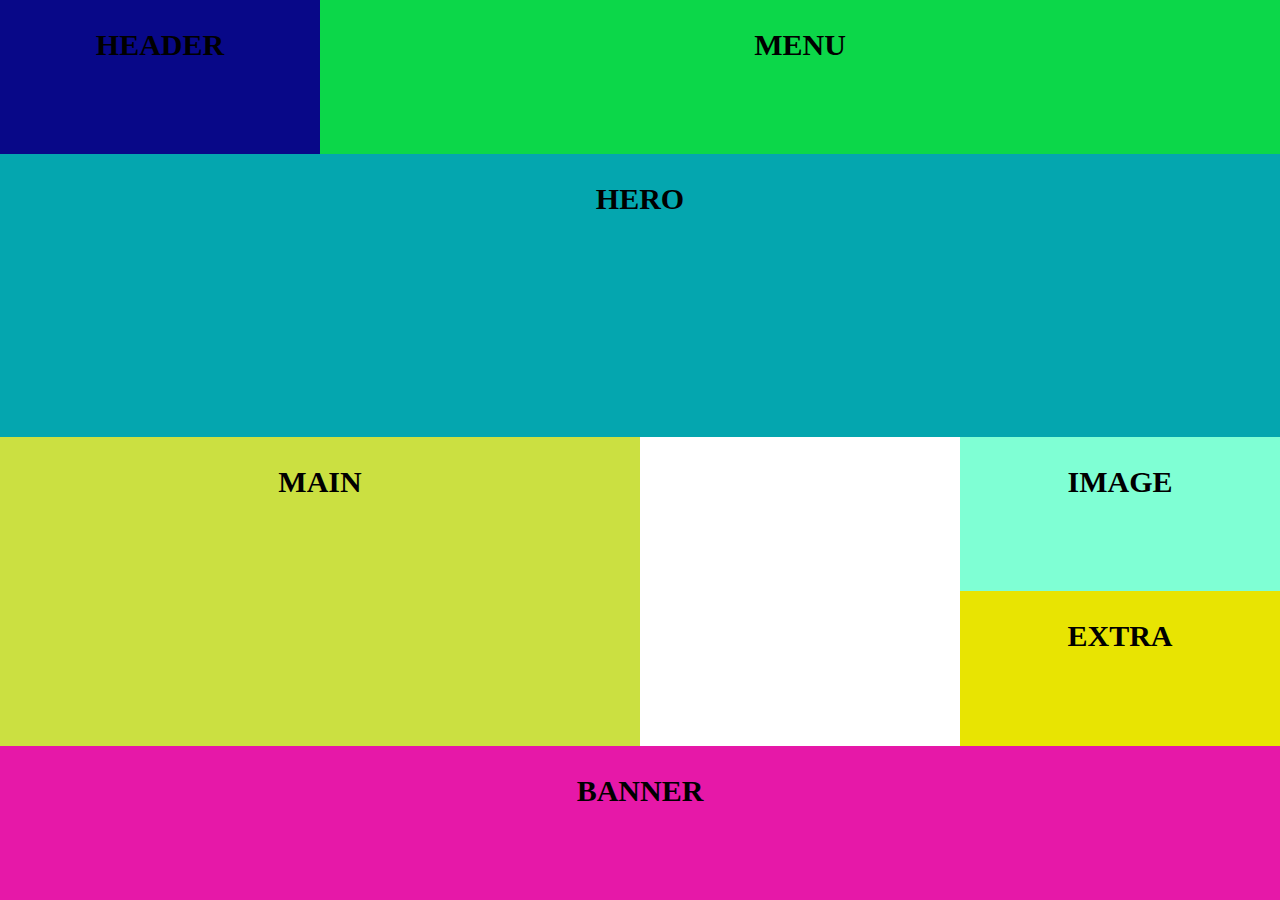
<file: homework-10(grids)/index.html>
<!DOCTYPE html>
<html lang="en">
  <head>
    <meta charset="UTF-8" />
    <meta name="viewport" content="width=device-width, initial-scale=1.0" />
    <link rel="stylesheet" href="./reset.css" />
    <link rel="stylesheet" href="./style.css" />
    <title>Grids</title>
  </head>
  <body>
    <div class="grid-items-box">
      <div class="item item1">HEADER</div>
      <div class="item item2">MENU</div>
      <div class="item item3">HERO</div>
      <div class="item item4">MAIN</div>
      <div class="item item5">BANNER</div>
      <div class="item item6">EXTRA</div>
      <div class="item item7">IMAGE</div>
    </div>
  </body>
</html>
</file>
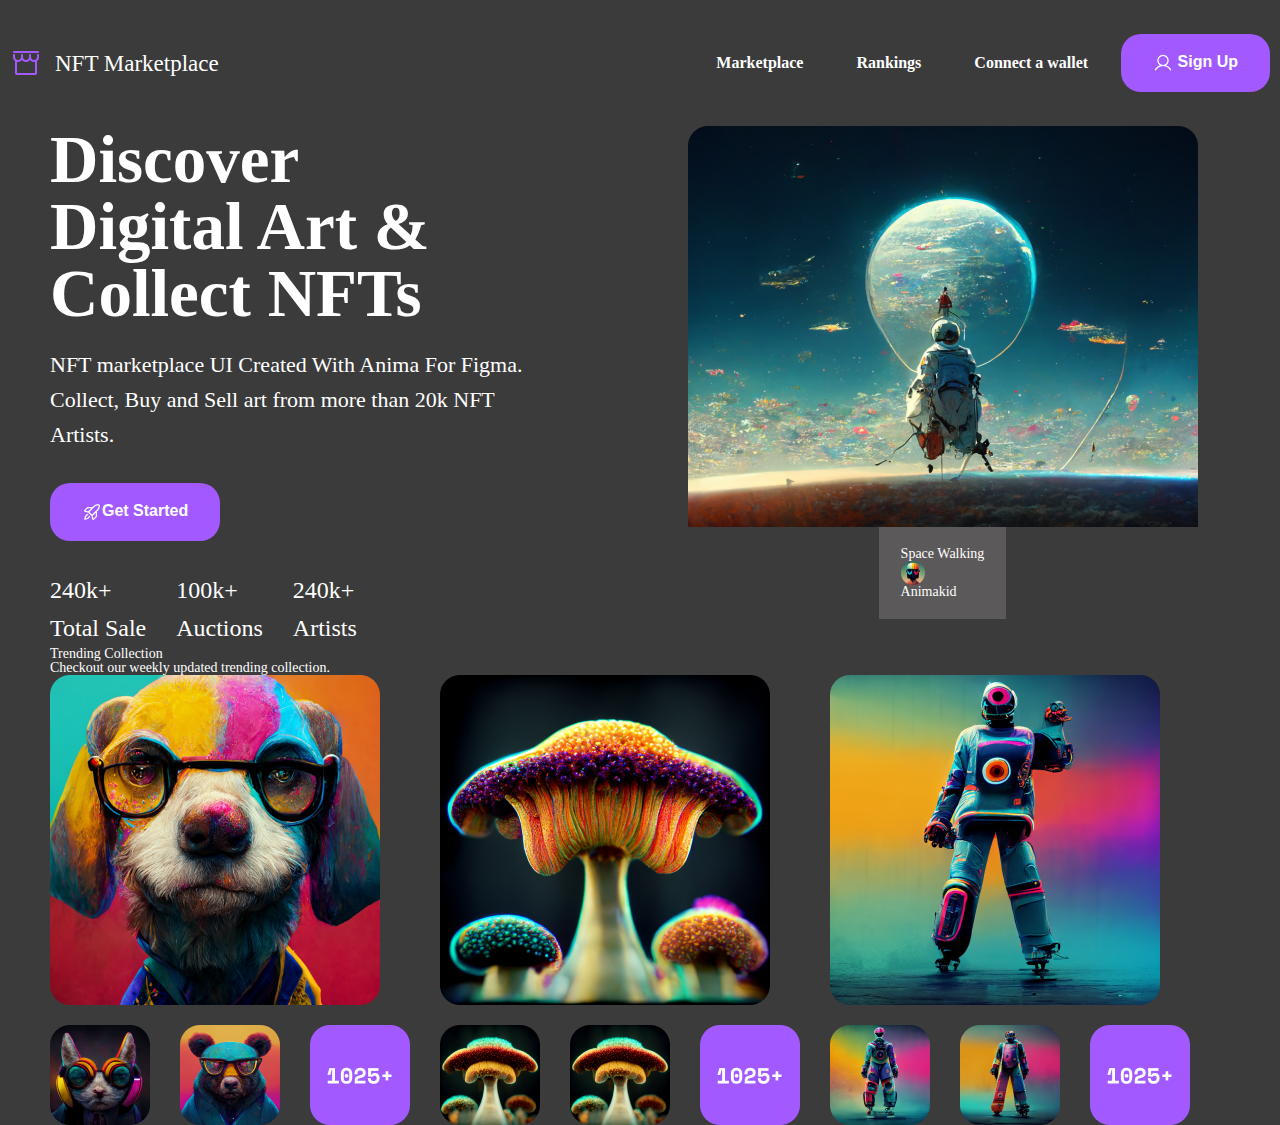
<file: homework-11(final_work)/index.html>
<!DOCTYPE html>
<html lang="en">
  <head>
    <meta charset="UTF-8" />
    <meta name="viewport" content="width=device-width, initial-scale=1.0" />
    <link rel="stylesheet" href="./reset.css" class="resets" />
    <link rel="stylesheet" href="./style.css" class="styles" />
    <title>Final work</title>
  </head>
  <body>
    <nav class="navigation">
      <div class="navigation__container container">
        <div class="navigation__wrapper">
          <div class="navigation__store-font">
            <img
              src="./img/Storefront.png"
              alt="logo"
              class="navigation_store-img"
            />
            <h1 class="navigation_store-title">NFT Marketplace</h1>
          </div>
          <div class="navigation__list">
            <ul class="navigation__nav-list">
              <li class="navigation__li-item">
                <a href="#" class="navigation__link-color">Marketplace</a>
              </li>
              <li class="navigation__li-item">
                <a href="#" class="navigation__link-color">Rankings</a>
              </li>
              <li class="navigation__li-item">
                <a href="#" class="navigation__link-color">Connect a wallet</a>
              </li>
              <li class="navigation__li-item">
                <form action="server000" class="navigation__input-check">
                  <button class="navigation__btn little-btn" type="submit">
                    <img src="./img/User.png" alt="logo" class="img" /> Sign Up
                  </button>
                </form>
              </li>
            </ul>
          </div>
        </div>
      </div>
      <div class="navigation_container container">
        <div class="navigation__description">
          <div class="navigation__part_description">
            <h2 class="navigation__descr-title">
              Discover <br />
              Digital Art & Collect NFTs
            </h2>
            <p class="navigation__descr-text">
              NFT marketplace UI Created With Anima For Figma. Collect, Buy and
              Sell art from more than 20k NFT Artists.
            </p>
            <form action="server000" class="navigation__descr-check">
              <button
                class="navigation__btn navigation__started_btn"
                type="submit"
              >
                <img src="./img/RocketLaunch.png" alt="logo" class="img" />Get
                Started
              </button>
            </form>
            <div class="navigation__descr-total-score">
              <p class="navigation__total-score">
                240k+ <br />
                Total Sale
              </p>
              <p class="navigation__total-score">
                100k+ <br />
                Auctions
              </p>
              <p class="navigation__total-score">
                240k+ <br />
                Artists
              </p>
            </div>
          </div>
          <div class="navigation__part_img">
            <div class="navigation__image">
              <img
                src="./img/Image Placeholder.png"
                alt="img"
                class="navigation__descr-img"
              />
            </div>
            <div class="navigation__img-description">
              <p class="navigation__description-img">Space Walking</p>
              <img
                src="./img/Avatar Placeholder.png"
                alt="avatar"
                class="navigation_author-logo"
              />
              <p class="navigation__author-name">Animakid</p>
            </div>
          </div>
        </div>
      </div>
    </nav>
    <main class="main">
        <div class="main__container container">
      <section class="main__trending">
        <h3 class="main__trending-title">Trending Collection</h3>
        <p class="main__trending-text">
          Checkout our weekly updated trending collection.
        </p>
        <div class="main__trending-grid-container">
          <div class="main__trending-primary-animal">
            <img
              src="./img/primary-animal.png"
              alt="cat"
              class="main__trending-primary-cat"
            />
          </div>
          <div class="main__trending-primary-mashroom">
            <img
              src="./img/primer-mashroom.png"
              alt="mashroom"
              class="main__trending-primary-mash"
            />
          </div>
          <div class="main__trending-primary-robot">
            <img
              src="./img/primary-robot.png"
              alt="robot"
              class="main__trending-primary-robott"
            />
          </div>
          <div class="main__trending-secondary-animal">
            <img
              src="./img/secondary-animal.png"
              alt="cat"
              class="main__trending-secondary-catt"
            />
          </div>
          <div class="main__trending-secondary-animal-bear">
            <img
              src="./img/secondary-bear.png"
              alt="cat"
              class="main__trending-secondary-bearr"
            />
          </div>
          <div class="main__trending-secondary-mashroom">
            <img
              src="./img/secondary-mashroom.png"
              alt="mashroom"
              class="main__trending-secondary-mashrooom"
            />
          </div>
          <div class="main__trending-little-mashroom">
            <img
              src="./img/secondary-mashroom.png"
              alt="mashroom"
              class="main__trending-secondary-little-mashrooom"
            />
          </div>
          <div class="main__trending-secondary-robot">
            <img
              src="./img/secondary-robot.png"
              alt="roboto"
              class="main__trending-secondary-roboto"
            />
          </div>
          <div class="main__trending-little-roboto">
            <img
              src="./img/secondary-roboto.png"
              alt="mashroom"
              class="main__trending-secondary-little-roboto"
            />
          </div>
          <div class="main__trending-summary-one">
            <img
              src="./img/numbers.png"
              alt="summary"
              class="main__trending-summary-number"
            />
          </div>
          <div class="main__trending-summary-two">
            <img
              src="./img/numbers.png"
              alt="summary"
              class="main__trending-summary-number"
            />
          </div>
          <div class="main__trending-summary-three">
            <img
              src="./img/numbers.png"
              alt="summary"
              class="main__trending-summary-number"
            />
          </div>
        </div>
      </section>
      <section class="main__creators"></section>
      <section class="main__categories"></section>
      <section class="main__discover"></section>
      <section class="main__clock"></section>
      <section class="main__how-it-works"></section>
      <section class="main__join"></section>
    </div>
    </main>
  </body>
</html>
</file>
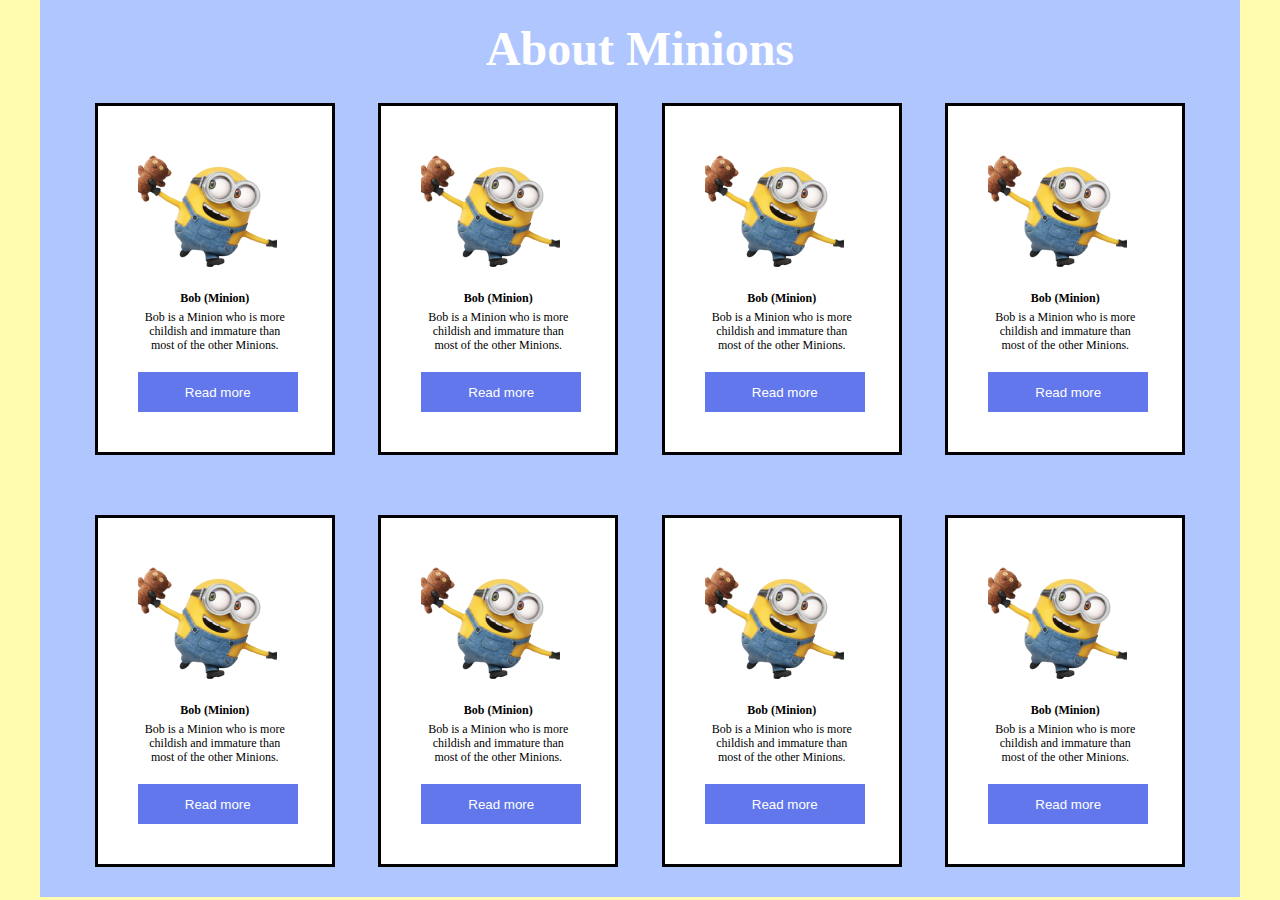
<file: homework-5/index.html>
<!DOCTYPE html>
<html lang="en">
  <head>
    <meta charset="UTF-8" />
    <meta name="viewport" content="width=device-width, initial-scale=1.0" />
    <link rel="stylesheet" href="./reset.css" />
    <link rel="stylesheet" href="./style.css" />
    <title>Homework-5</title>
  </head>
  <body class="body">
    <div class="container">
      <h1 class="about model">About Minions</h1>
      <div class="div first">
        <img class="img" src="./bob.png" alt="bob" />
        <h2 class="name">Bob (Minion)</h2>
        <p class="description">
          Bob is a Minion who is more childish and immature than most of the
          other Minions.
        </p>
        <button class="button">Read more</button>
      </div>
      <div class="div second">
        <img class="img" src="./bob.png" alt="bob" />
        <h2 class="name">Bob (Minion)</h2>
        <p class="description">
          Bob is a Minion who is more childish and immature than most of the
          other Minions.
        </p>
        <button class="button">Read more</button>
      </div>
      <div class="div third">
        <img class="img" src="./bob.png" alt="bob" />
        <h2 class="name">Bob (Minion)</h2>
        <p class="description">
          Bob is a Minion who is more childish and immature than most of the
          other Minions.
        </p>
        <button class="button">Read more</button>
      </div>
      <div class="div fourth">
        <img class="img" src="./bob.png" alt="bob" />
        <h2 class="name">Bob (Minion)</h2>
        <p class="description">
          Bob is a Minion who is more childish and immature than most of the
          other Minions.
        </p>
        <button class="button">Read more</button>
      </div>
      <div class="div fifth">
        <img class="img" src="./bob.png" alt="bob" />
        <h2 class="name">Bob (Minion)</h2>
        <p class="description">
          Bob is a Minion who is more childish and immature than most of the
          other Minions.
        </p>
        <button class="button">Read more</button>
      </div>
      <div class="div sixth">
        <img class="img" src="./bob.png" alt="bob" />
        <h2 class="name">Bob (Minion)</h2>
        <p class="description">
          Bob is a Minion who is more childish and immature than most of the
          other Minions.
        </p>
        <button class="button">Read more</button>
      </div>
      <div class="div seventh">
        <img class="img" src="./bob.png" alt="bob" />
        <h2 class="name">Bob (Minion)</h2>
        <p class="description">
          Bob is a Minion who is more childish and immature than most of the
          other Minions.
        </p>
        <button class="button">Read more</button>
      </div>
      <div class="div eighth">
        <img class="img" src="./bob.png" alt="bob" />
        <h2 class="name">Bob (Minion)</h2>
        <p class="description">
          Bob is a Minion who is more childish and immature than most of the
          other Minions.
        </p>
        <button class="button">Read more</button>
      </div>
    </div>
  </body>
</html>
</file>
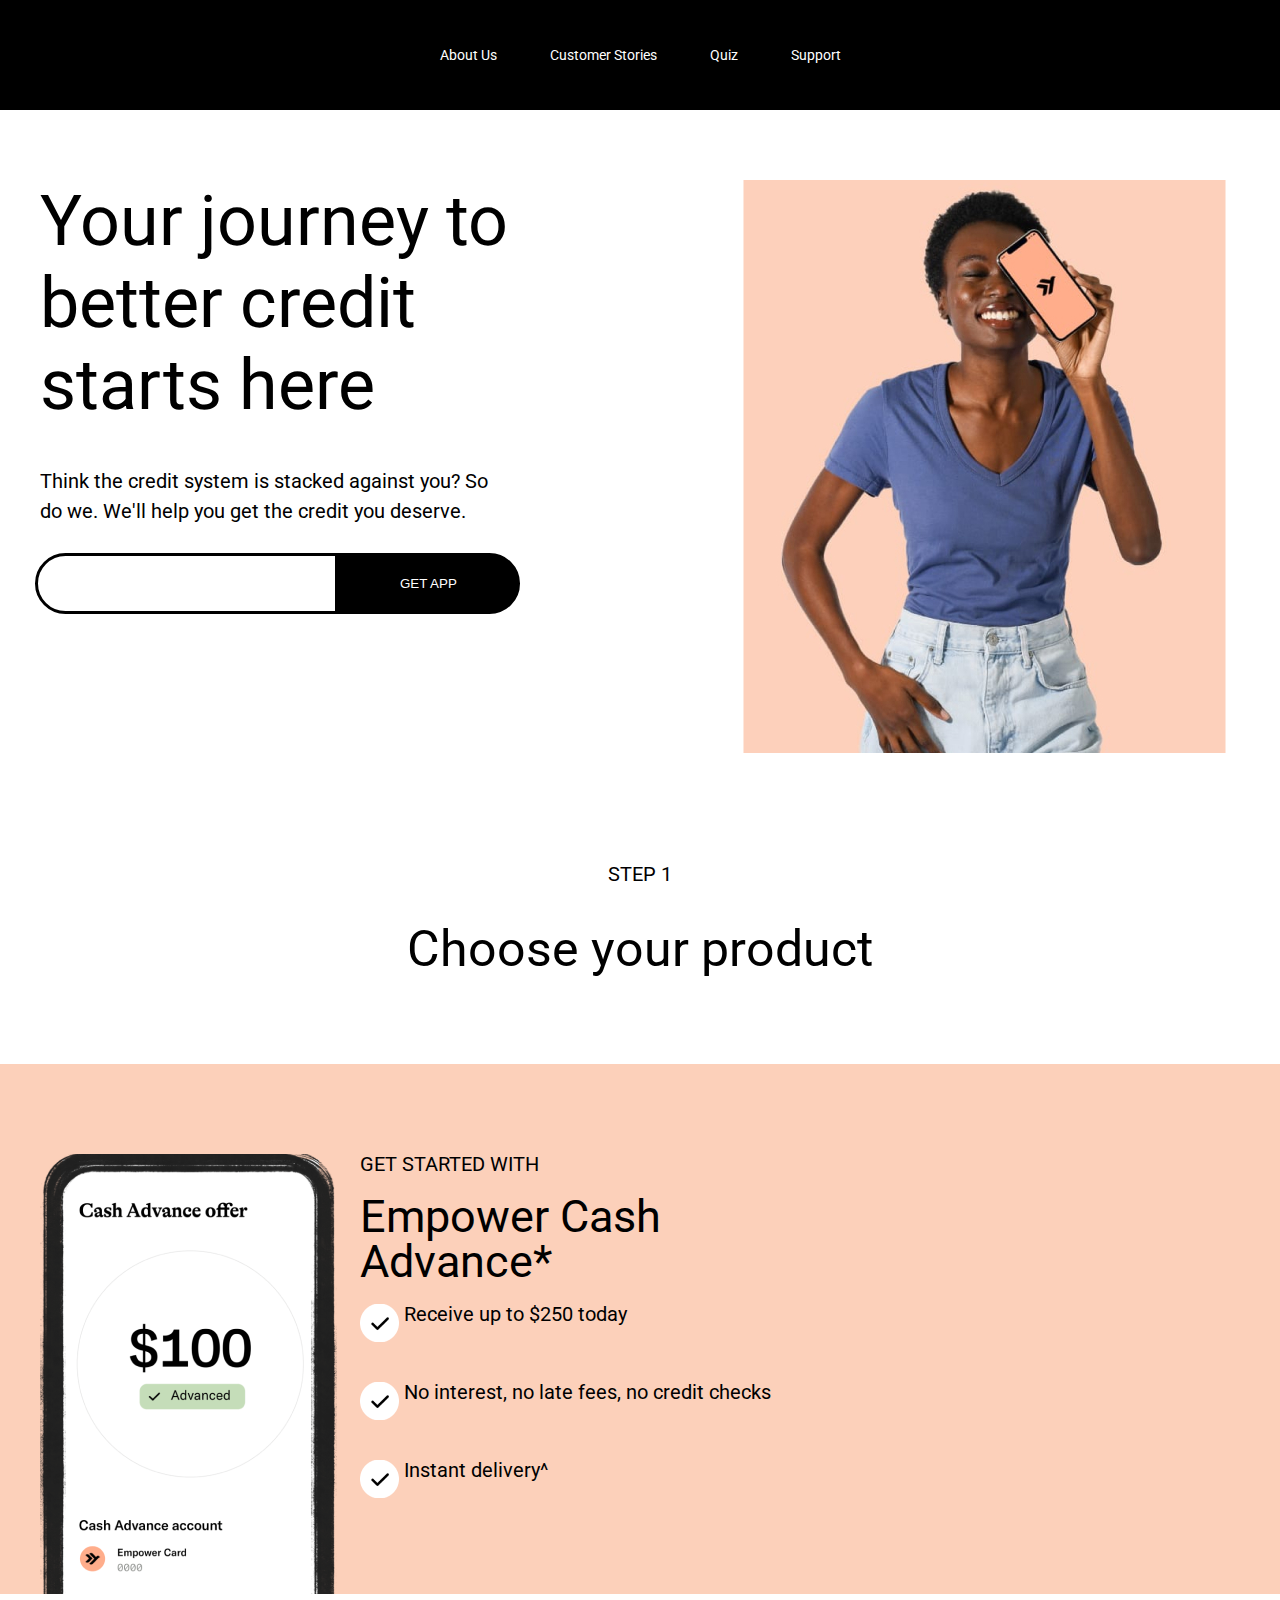
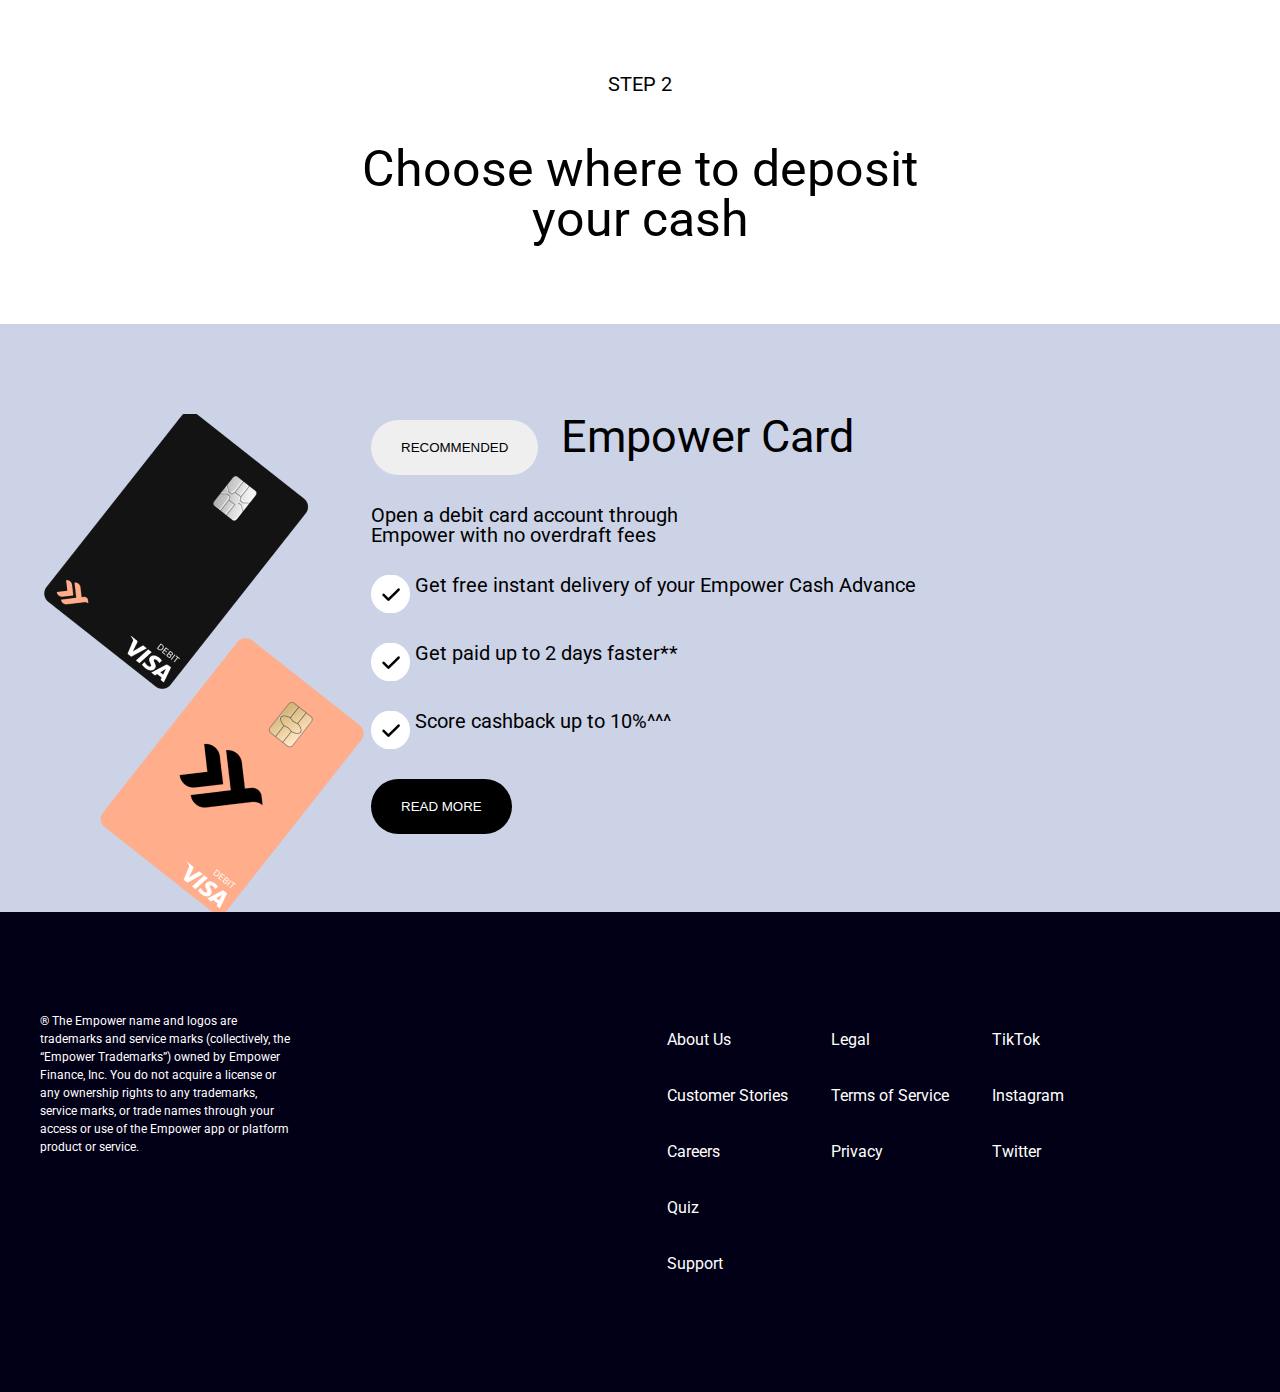
<file: homework-6/index.html>
<!DOCTYPE html>
<html lang="en">
  <head>
    <meta charset="UTF-8" />
    <meta name="viewport" content="width=device-width, initial-scale=1.0" />
    <link rel="stylesheet" href="./reset.css" />
    <link rel="stylesheet" href="./style.css" />
    <title>First-mockup-hm6</title>
  </head>
  <body class="body">
    <header class="header">
      <nav class="navigation">
        <div class="container">
          <ul class="navigation-list">
            <li class="nav-li">
              <a href="#" class="features-nav-li">About Us</a>
            </li>
            <li class="nav-li">
              <a href="#" class="features-nav-li">Customer Stories</a>
            </li>
            <li class="nav-li">
              <a href="" class="features-nav-li">Quiz</a>
            </li>
            <li class="nav-li">
              <a href="#" class="features-nav-li">Support</a>
            </li>
          </ul>
        </div>
      </nav>
      <div class="header-wrapper">
        <div class="container">
          <div class="header-text">
            <h1 class="header-title">
              Your journey to better credit starts here
            </h1>
            <p class="header-title-description">
              Think the credit system is stacked against you? So do we. We'll
              help you get the credit you deserve.
            </p>
          </div>
          <div class="header-content-img">
            <img src="./woman.jpg" alt="model" class="header-img" />
          </div>
          <div class="get-app-strokes">
            <form action="#" class="message">
              <div class="stroke-message">
                <input type="text" placeholder=" " class="input-message" />
              </div>
            </form>
            <button class="header-btn">GET APP</button>
          </div>
        </div>
      </div>
    </header>
    <main class="main">
      <section class="section-step-1">
        <div class="container">
          <div class="step-1">
            <span class="title-step">Step 1</span>
            <h4 class="description-step-1">Choose your product</h4>
          </div>
        </div>
      </section>
      <div class="cash-advance-step">
        <div class="container">
          <div class="img-cash">
            <img class="phone" src="./phone.png" alt="img" />
          </div>
          <div class="cash-text">
            <span class="title-cash-advance">Get started with</span>
            <h3 class="description-cash-advance">Empower Cash Advance*</h3>
            <nav class="navigation-cash-advance">
              <ul class="navigation-list-cash-advance">
                <li class="cash-list">
                  <img class="img-phone" src="./check.png" alt="img" />
                  <span class="features-cash-list"
                    >Receive up to $250 today</span
                  >
                </li>
                <li class="cash-list">
                  <img class="img-phone" src="./check.png" alt="img" />
                  <span class="features-cash-list"
                    >No interest, no late fees, no credit checks</span
                  >
                </li>
                <li class="cash-list">
                  <img class="img-phone" src="./check.png" alt="img" />
                  <span class="features-cash-list">Instant delivery^</span>
                </li>
              </ul>
            </nav>
          </div>
        </div>
      </div>
      <section class="section-step-2">
        <div class="container">
          <div class="step-2">
            <span class="title-step">Step 2</span>
            <h4 class="description-step-2">
              Choose where to deposit your cash
            </h4>
          </div>
        </div>
      </section>
      <div class="empower-card">
        <div class="container">
          <div class="img-cards">
            <img class="cards-img" src="./cards.png" alt="img" />
          </div>
          <div class="cards-text">
            <button type="button" class="cards-btn-1">Recommended</button>
            <span class="title-cards-features">Empower Card</span>
            <h3 class="description-cards-features">
              Open a debit card account through Empower with no overdraft fees
            </h3>
            <nav class="navigation-cards-features">
              <ul class="navigation-list-cards-features">
                <li class="card-list">
                  <img class="img-cards-list" src="./check.png" alt="img" />
                  <span class="features-cards-list"
                    >Get free instant delivery of your Empower Cash
                    Advance</span
                  >
                </li>
                <li class="card-list">
                  <img class="img-cards-list" src="./check.png" alt="img" />
                  <span class="features-cards-list"
                    >Get paid up to 2 days faster**</span
                  >
                </li>
                <li class="card-list">
                  <img class="img-cards-list" src="./check.png" alt="img" />
                  <span class="features-cards-list"
                    >Score cashback up to 10%^^^</span
                  >
                </li>
              </ul>
            </nav>
            <button type="button" class="cards-btn-2">Read more</button>
          </div>
        </div>
      </div>
    </main>
    <footer class="footer">
      <div class="container">
        <nav class="text-trademark">
          <h6>
            ® The Empower name and logos are trademarks and service marks
            (collectively, the “Empower Trademarks”) owned by Empower Finance,
            Inc. You do not acquire a license or any ownership rights to any
            trademarks, service marks, or trade names through your access or use
            of the Empower app or platform product or service.
          </h6>
        </nav>
        <nav class="footer-navigation">
          <div class="footer-navigation-class">
            <ul class="footer-navigation-list-1">
              <li class="footer-item">
                <a href="#" class="footer-item-feature">About Us</a>
              </li>
              <li class="footer-item">
                <a href="#" class="footer-item-feature">Customer Stories</a>
              </li>
              <li class="footer-item">
                <a href="#" class="footer-item-feature">Careers</a>
              </li>
              <li class="footer-item">
                <a href="#" class="footer-item-feature">Quiz</a>
              </li>
              <li class="footer-item">
                <a href="#" class="footer-item-feature">Support</a>
              </li>
            </ul>
          </div>
          <div class="footer-navigation-class">
            <ul class="footer-navigation-list-2">
              <li class="footer-item">
                <a href="#" class="footer-item-feature">Legal</a>
              </li>
              <li class="footer-item">
                <a href="#" class="footer-item-feature">Terms of Service</a>
              </li>
              <li class="footer-item">
                <a href="#" class="footer-item-feature">Privacy</a>
              </li>
            </ul>
          </div>
          <div class="footer-navigation-class">
            <ul class="footer-navigation-list-3">
              <li class="footer-item">
                <a href="#" class="footer-item-feature">TikTok</a>
              </li>
              <li class="footer-item">
                <a href="#" class="footer-item-feature">Instagram</a>
              </li>
              <li class="footer-item">
                <a href="#" class="footer-item-feature">Twitter</a>
              </li>
            </ul>
          </div>
        </nav>
      </div>
    </footer>
  </body>
</html>
</file>
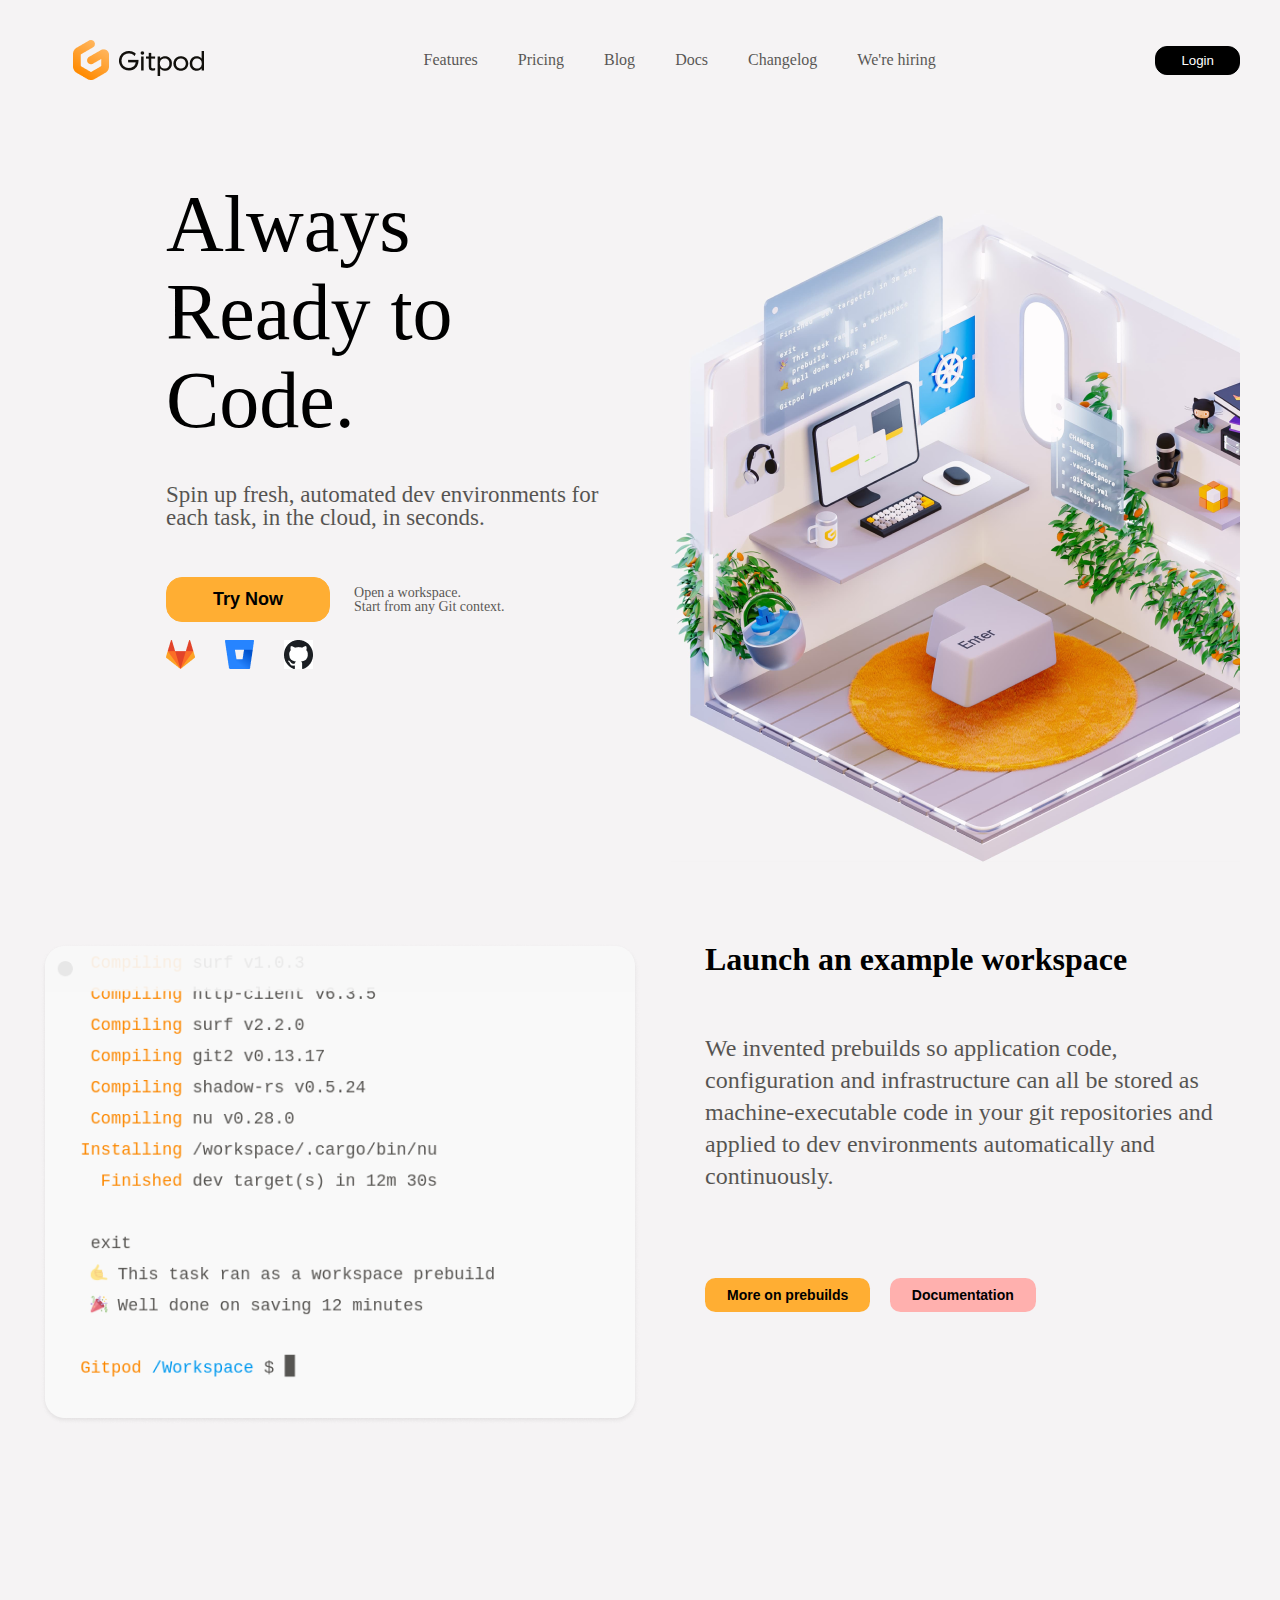
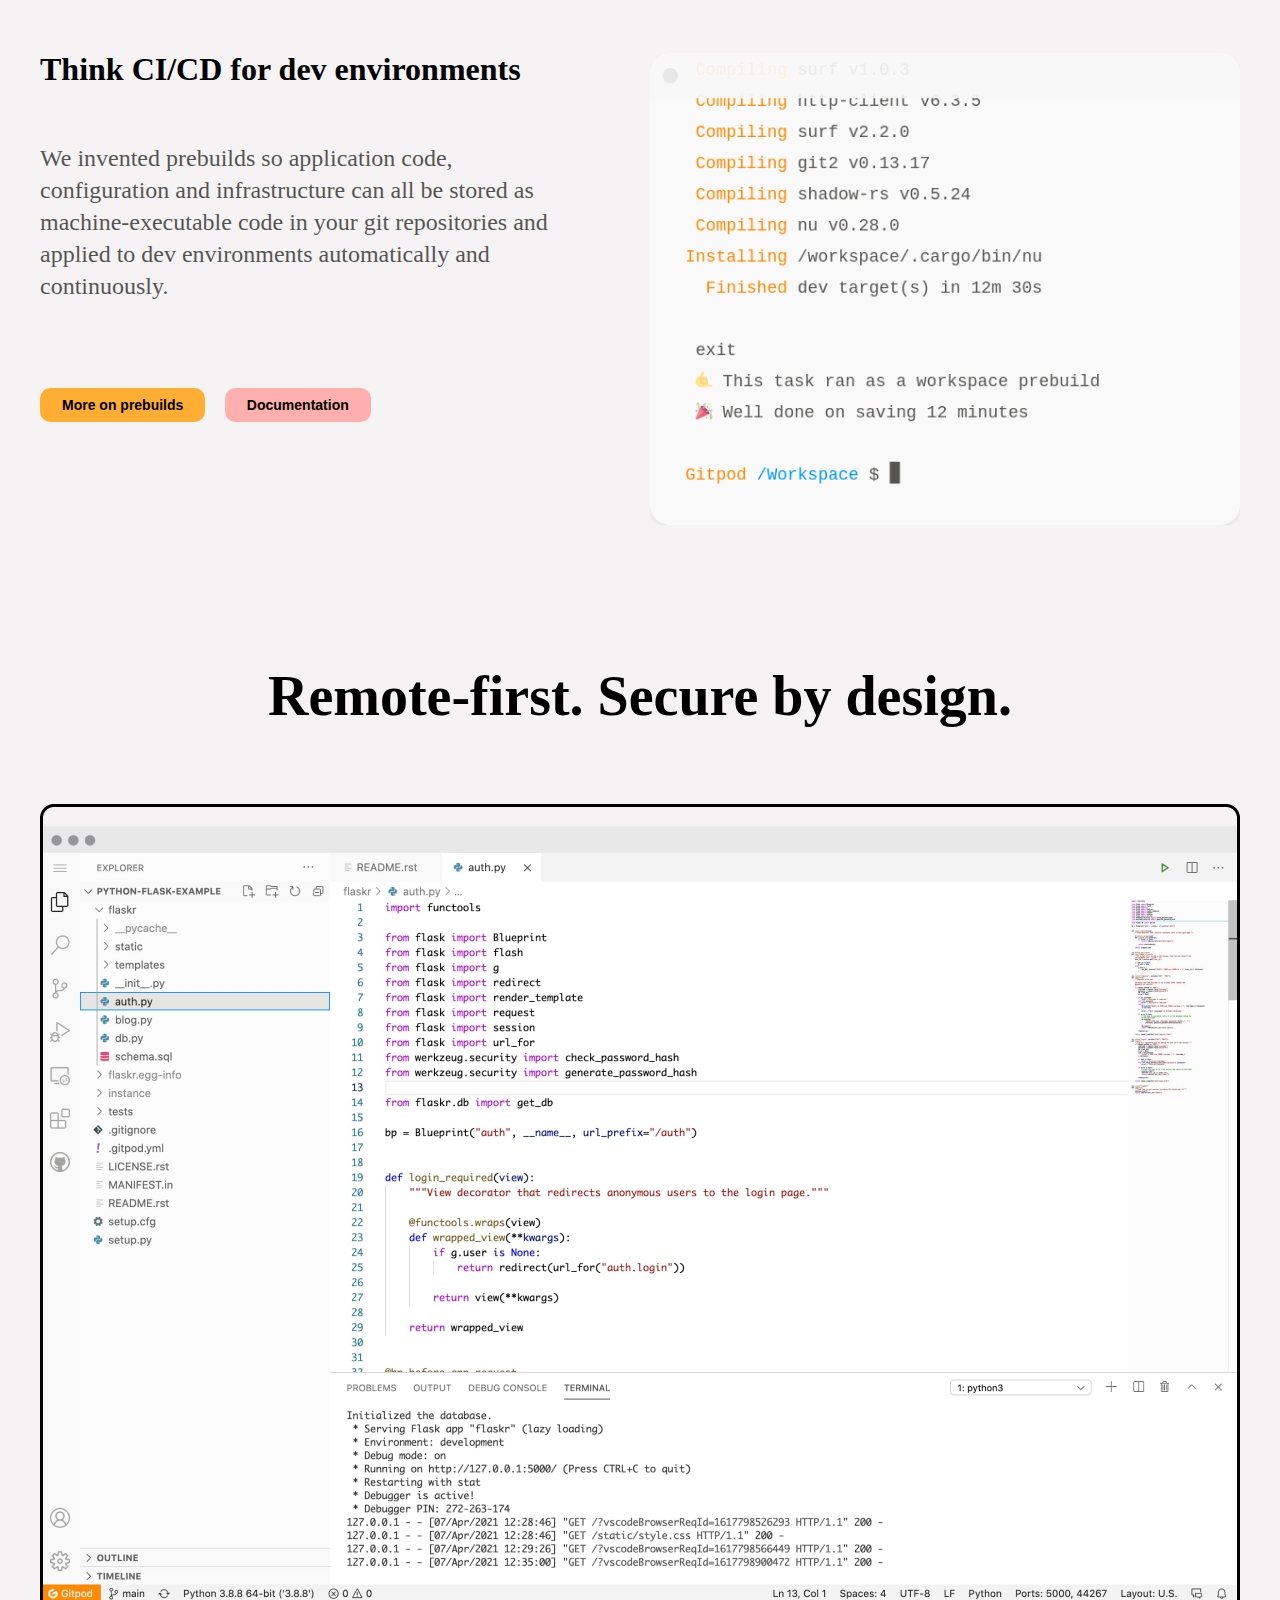
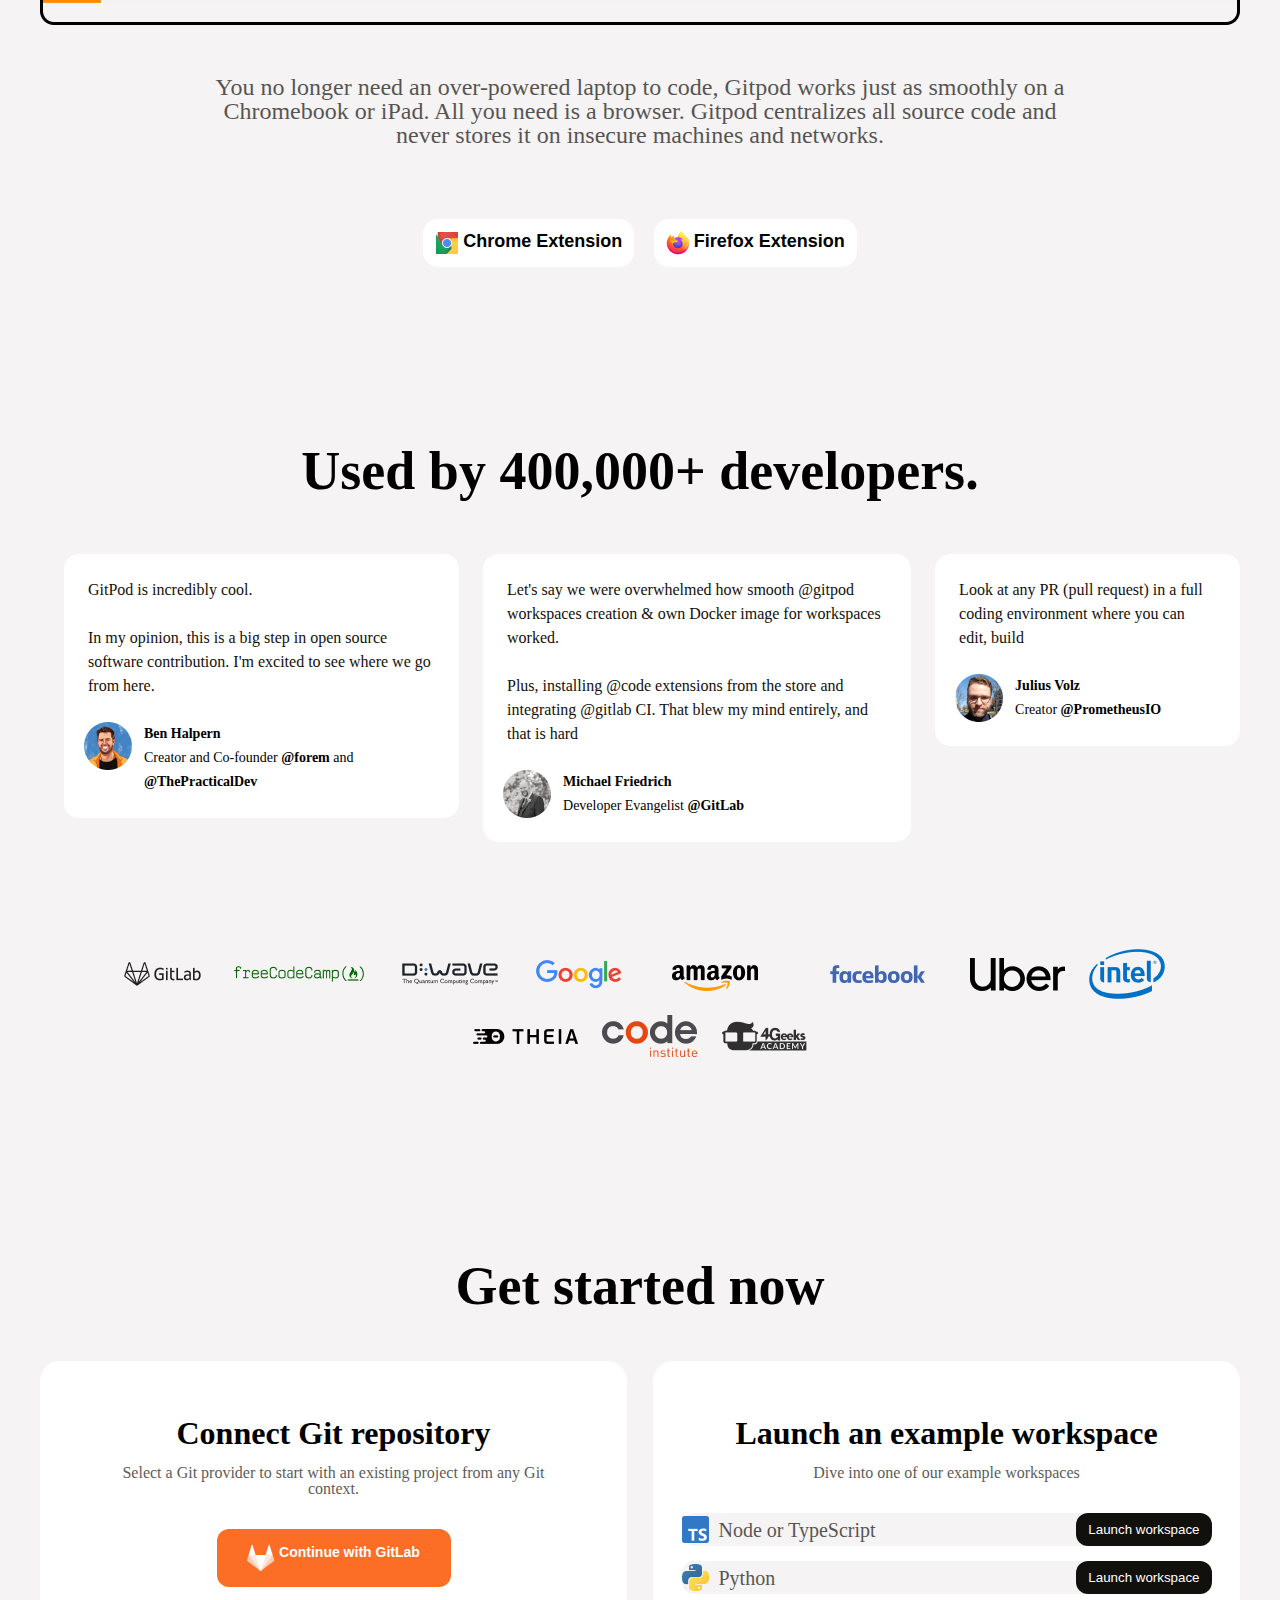
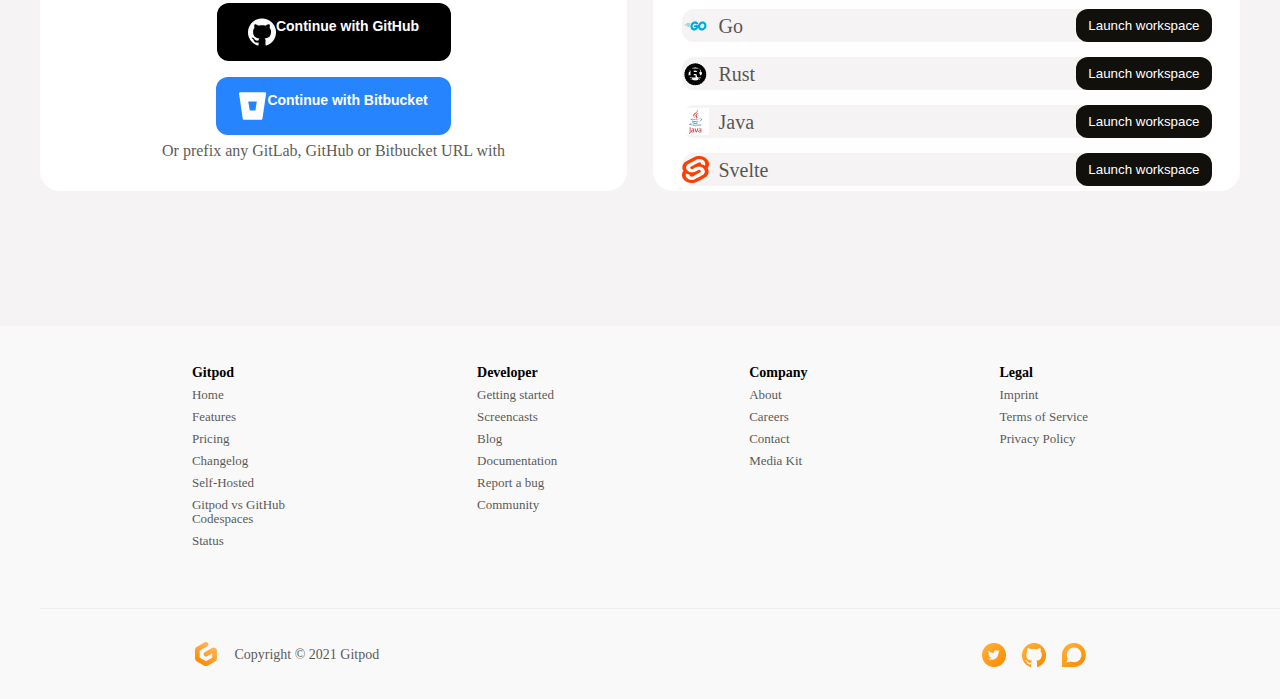
<file: homework-7/index.html>
<!DOCTYPE html>
<html lang="en">
  <head>
    <meta charset="UTF-8" />
    <meta name="viewport" content="width=device-width, initial-scale=1.0" />
    <link rel="stylesheet" href="./reset.css" class="stylesheet" />
    <link rel="stylesheet" href="./style.css" class="stylesheet" />
    <title>First-hw-based-on-flex</title>
  </head>
  <body>
    <header class="header">
      <div class="container">
        <nav class="header-navigation">
          <div class="header-logo">
            <img src="./header-logo.png" alt="logo" class="logo" />
          </div>
          <ul class="header-list">
            <li class="list-features">
              <a href="#" class="header-list-features">Features</a>
            </li>
            <li class="list-features">
              <a href="#" class="header-list-features">Pricing</a>
            </li>
            <li class="list-features">
              <a href="#" class="header-list-features">Blog</a>
            </li>
            <li class="list-features">
              <a href="#" class="header-list-features">Docs</a>
            </li>
            <li class="list-features">
              <a href="#" class="header-list-features">Changelog</a>
            </li>
            <li class="list-features">
              <a href="#" class="header-list-features">We're hiring</a>
            </li>
          </ul>
          <div class="header-btn">
            <button class="header-btn-login" type="button">Login</button>
          </div>
        </nav>
        <div class="header-content">
          <div class="header_content_aside">
            <h1 class="header_content_title">Always <br />Ready to Code.</h1>
            <p class="header_content_text">
              Spin up fresh, automated dev environments for each task, in the
              cloud, in seconds.
            </p>
            <div class="header_buttons_info">
              <button class="header_button" type="button">Try Now</button>
              <p class="header_btn_text">
                Open a workspace. <br />Start from any Git context.
              </p>
            </div>
            <div class="social_links">
              <ul class="social_links_navigation">
                <li class="social_links_list">
                  <a href="#" class="social_link">
                    <img src="./fox.png" alt="fox" class="fox" />
                  </a>
                </li>
                <li class="social_links_list">
                  <a href="#" class="social_link">
                    <img src="./bucket.png" alt="bucket" class="bucket" />
                  </a>
                </li>
                <li class="social_links_list">
                  <a href="#" class="social_link">
                    <img src="./kitty.jpg" alt="kitty" class="kitty" />
                  </a>
                </li>
              </ul>
            </div>
          </div>
          <div class="header-content_img">
            <img src="./header_aside_img.png" alt="img" class="header_img" />
          </div>
        </div>
      </div>
    </header>
    <main class="main">
      <section class="launch_section">
        <div class="container">
          <div class="launch_section_wrapper">
            <div class="launch_aside_img">
              <img src="./launch.img.png" alt="img" class="launch_img" />
            </div>
            <div class="launch_aside_text">
              <h3 class="launch_title main_title">
                Launch an example workspace
              </h3>
              <p class="launch_text main_aside_text">
                We invented prebuilds so application code, configuration and
                infrastructure can all be stored as machine-executable code in
                your git repositories and applied to dev environments
                automatically and continuously.
              </p>
              <div class="launch_btns">
                <button class="launch_preb_btn main_btn" type="button">
                  More on prebuilds
                </button>
                <button class="launch_doc_btn main_btn" type="button">
                  Documentation
                </button>
              </div>
            </div>
          </div>
        </div>
      </section>
      <section class="enviroments_section">
        <div class="container">
          <div class="enviroments_section_wrapper">
            <div class="enviroments_aside_text">
              <h3 class="enviroments_title main_title">
                Think CI/CD for dev environments
              </h3>
              <p class="enviroments__text main_aside_text">
                We invented prebuilds so application code, configuration and
                infrastructure can all be stored as machine-executable code in
                your git repositories and applied to dev environments
                automatically and continuously.
              </p>
              <div class="enviroments_bnts">
                <button class="enviroments_pre_btn main_btn" type="button">
                  More on prebuilds
                </button>
                <button class="enviroments_doc_bntn main_btn" type="button">
                  Documentation
                </button>
              </div>
            </div>
            <div class="enviroments_aside_img">
              <div class="enviroments_aside_img">
                <img
                  src="./enviroments.png"
                  alt="img"
                  class="enviroments_aside_img"
                />
              </div>
            </div>
          </div>
        </div>
      </section>
      <section class="section_remote">
        <div class="container">
          <div class="section_remote_wrapper">
            <h2 class="section_remote_title">
              Remote-first. Secure by design.
            </h2>
            <img src="./remote.png" alt="img" class="section_remote_img" />
            <p class="section_remote_text">
              You no longer need an over-powered laptop to code, Gitpod works
              just as smoothly on a Chromebook or iPad. All you need is a
              browser. Gitpod centralizes all source code and never stores it on
              insecure machines and networks.
            </p>
            <div class="section_remote_btns">
              <button class="extension_btn chrome_btn">
                <img src="./chrome.png" alt="img" class="chrome_img" />Chrome
                Extension
              </button>
              <button class="extension_btn firofox_btn">
                <img src="./firefox.png" alt="img" class="firefox_img" />Firefox
                Extension
              </button>
            </div>
          </div>
        </div>
      </section>
      <section class="section_opinios">
        <div class="container">
          <div class="section_opinions_wrapper">
            <h4 class="section_opinions_title">Used by 400,000+ developers.</h4>
            <div class="section_opinions_users">
              <div class="section_opinion first_opinion">
                <p class="section_opinion_text">
                  GitPod is incredibly cool. <br /><br />
                  In my opinion, this is a big step in open source software
                  contribution. I'm excited to see where we go from here.
                </p>
                <div class="opinion_img_wrapp">
                  <img src="./ben.png" alt="img" class="first_opinion_img" />
                  <span class="opinion_img_description"
                    ><strong>Ben Halpern </strong><br />
                    Creator and Co-founder <strong>@forem</strong> and
                    <strong>@ThePracticalDev</strong></span
                  >
                </div>
              </div>
              <div class="section_opinion second_opinion">
                <p class="section_opinion_text">
                  Let's say we were overwhelmed how smooth @gitpod workspaces
                  creation & own Docker image for workspaces worked.
                  <br /><br />Plus, installing @code extensions from the store
                  and integrating @gitlab CI. That blew my mind entirely, and
                  that is hard
                </p>
                <div class="opinion_img_wrapp">
                  <img
                    src="./michael.png"
                    alt="img"
                    class="second_opinion_img"
                  />
                  <span class="opinion_img_description">
                    <strong> Michael Friedrich </strong><br />
                    Developer Evangelist <strong>@GitLab</strong>
                  </span>
                </div>
              </div>
              <div class="section_opinion third_opinion">
                <p class="section_opinion_text">
                  Look at any PR (pull request) in a full coding environment
                  where you can edit, build
                </p>
                <div class="opinion_img_wrapp">
                  <img src="./julius.png" alt="img" class="third_opinion_img" />
                  <span clas="opinion_img_description"
                    ><strong> Julius Volz </strong><br />Creator
                    <strong>@PrometheusIO</strong></span
                  >
                </div>
              </div>
            </div>
          </div>
          <div class="section_partners_wrapper">
            <ul class="section_partners_info">
              <li class="section_partners_item gitlub_logo">
                <a href="#" class="partner__link">
                  <img src="./gitlab.png" alt="logo" class="gitlab_logo" />
                </a>
              </li>
              <li class="section_partners_item freecodecamp_logo">
                <a href="#" class="partner__link">
                  <img
                    src="./freecodecamp.png"
                    alt="logo"
                    class="freecodecamp_logo"
                  />
                </a>
              </li>
              <li class="section_partners_item dwave-logo">
                <a href="#" class="partner__link">
                  <img src="./wave.png" alt="logo" class="dwave-logo" />
                </a>
              </li>
              <li class="section_partners_item google-logo">
                <a href="#" class="partner__link">
                  <img src="./google.png" alt="logo" class="google-logo" />
                </a>
              </li>
              <li class="section_partners_item amazon-logo">
                <a href="#" class="partner__link">
                  <img src="./amazon.png" alt="logo" class="amazon-logo" />
                </a>
              </li>
              <li class="section_partners_item facebook-logo">
                <a href="#" class="partner__link">
                  <img src="./facebook.png" alt="logo" class="facebook-logo" />
                </a>
              </li>
              <li class="section_partners_item uber-logo">
                <a href="#" class="partner__link">
                  <img src="./uber.png" alt="logo" class="uber-logo" />
                </a>
              </li>
              <li class="section_partners_item intel-logo">
                <a href="#" class="partner__link">
                  <img src="./intel.png" alt="logo" class="intel-logo" />
                </a>
              </li>
              <li class="section_partners_item theia-logo">
                <a href="#" class="partner__link">
                  <img src="./theia.png" alt="logo" class="theia-logo" />
                </a>
              </li>
              <li class="section_partners_item code-inst-logo">
                <a href="#" class="partner__link">
                  <img
                    src="./code_institute.png"
                    alt="logo"
                    class="code-inst-logo"
                  />
                </a>
              </li>
              <li class="section_partners_item 4geeks-logo">
                <a href="#" class="partner__link">
                  <img src="./4geeks.png" alt="logo" class="4geeks-inst-logo" />
                </a>
              </li>
            </ul>
          </div>
        </div>
      </section>
      <section class="section_connection">
        <div class="container">
          <h4 class="connection_title">Get started now</h4>
          <div class="section_connection_wrapper">
            <div class="section_connection_git">
              <h6 class="section_connection_title">Connect Git repository</h6>
              <p class="section_connection_text">
                Select a Git provider to start with an existing project from any
                Git context.
              </p>
              <div class="section_connection_btns">
                <button class="connection_btn lab_btn">
                  <img src="./fox2.png" alt="img" class="lab_btn_img" />
                  Continue with GitLab
                </button>
                <button class="connection_btn hub_btn">
                  <img
                    src="./kitty2.png"
                    alt="img"
                    class="hub_btn_img"
                  />Continue with GitHub
                </button>
                <button class="connection_btn bucket_btn">
                  <img
                    src="./bucket2.png"
                    alt="img"
                    class="bucket_btn_img"
                  />Continue with Bitbucket
                </button>
              </div>
              <p class="section_connection_text">
                Or prefix any GitLab, GitHub or Bitbucket URL with
              </p>
            </div>
            <div class="section_workspace_connection">
              <h6 class="section_connection_title">
                Launch an example workspace
              </h6>
              <p class="section_connection_text">
                Dive into one of our example workspaces
              </p>
              <div class="connection_btn_wrapper">
                <div class="section_connection_group ts_group">
                  <div class="naming_connection_group">
                    <img src="./ts.png" alt="ts-logo" class="ts-logo" />
                    <span class="con_text">Node or TypeScript</span>
                  </div>
                  <button class="connection_button" type="button" src="*">
                    Launch workspace
                  </button>
                </div>
                <div class="section_connection_group python_group">
                  <div class="naming_connection_group">
                    <img
                      src="./python.png"
                      alt="python-logo"
                      class="python-logo"
                    />
                    <span class="con_text">Python</span>
                  </div>
                  <button class="connection_button" type="button" src="*">
                    Launch workspace
                  </button>
                </div>
                <div class="section_connection_group go_group">
                  <div class="naming_connection_group">
                    <img src="./go.png" alt="go-logo" class="gp-logo" />
                    <span class="con_text">Go</span>
                  </div>
                  <button class="connection_button" type="button" src="*">
                    Launch workspace
                  </button>
                </div>
                <div class="section_connection_group rust_group">
                  <div class="naming_connection_group">
                    <img src="./rust.png" alt="rust-logo" class="rust-logo" />
                    <span class="con_text">Rust</span>
                  </div>
                  <button class="connection_button" type="button" src="*">
                    Launch workspace
                  </button>
                </div>
                <div class="section_connection_group java_group">
                  <div class="naming_connection_group">
                    <img src="./java.png" alt="java-logo" class="java-logo" />
                    <span class="con_text">Java</span>
                  </div>
                  <button class="connection_button" type="button" src="*">
                    Launch workspace
                  </button>
                </div>
                <div class="section_connection_group svelte_group">
                  <div class="naming_connection_group">
                    <img
                      src="./svelte.png"
                      alt="svelte-logo"
                      class="svelte-logo"
                    />
                    <span class="con_text">Svelte</span>
                  </div>
                  <button class="connection_button" type="button" src="*">
                    Launch workspace
                  </button>
                </div>
              </div>
            </div>
          </div>
        </div>
      </section>
      <footer class="footer">
        <div class="container">
          <div class="footer_navigation_wraper">
            <div class="footer_column">
              <h6 class="footer_column_title">Gitpod</h6>
              <ul class="footer_column-list">
                <li class="footer_list_home">
                  <a href="#" class="footer-list-features">Home</a>
                </li>
                <li class="footer_list_home">
                  <a href="#" class="footer-list-features">Features</a>
                </li>
                <li class="footer_list_home">
                  <a href="#" class="footer-list-features">Pricing</a>
                </li>
                <li class="footer_list_home">
                  <a href="#" class="footer-list-features">Changelog</a>
                </li>
                <li class="footer_list_home">
                  <a href="#" class="footer-list-features">Self-Hosted</a>
                </li>
                <li class="footer_list_home">
                  <a href="#" class="footer-list-features"
                    >Gitpod vs GitHub <br />
                    Codespaces</a
                  >
                </li>
                <li class="footer_list_home">
                  <a href="#" class="footer-list-features">Status</a>
                </li>
              </ul>
            </div>
            <div class="footer_column">
              <h6 class="footer_column_title">Developer</h6>
              <ul class="footer_column-list">
                <li class="footer_list_home">
                  <a href="#" class="footer-list-features">Getting started</a>
                </li>
                <li class="footer_list_home">
                  <a href="#" class="footer-list-features">Screencasts</a>
                </li>
                <li class="footer_list_home">
                  <a href="#" class="footer-list-features">Blog</a>
                </li>
                <li class="footer_list_home">
                  <a href="#" class="footer-list-features">Documentation</a>
                </li>
                <li class="footer_list_home">
                  <a href="#" class="footer-list-features">Report a bug</a>
                </li>
                <li class="footer_list_home">
                  <a href="#" class="footer-list-features">Community</a>
                </li>
              </ul>
            </div>
            <div class="footer_column">
              <h6 class="footer_column_title">Company</h6>
              <ul class="footer_column_list">
                <li class="footer_list_home">
                  <a href="#" class="footer-list-features">About</a>
                </li>
                <li class="footer_list_home">
                  <a href="#" class="footer-list-features">Careers</a>
                </li>
                <li class="footer_list_home">
                  <a href="#" class="footer-list-features">Contact</a>
                </li>
                <li class="footer_list_home">
                  <a href="#" class="footer-list-features">Media Kit</a>
                </li>
              </ul>
            </div>
            <div class="footer_column">
              <h6 class="footer_column_title">Legal</h6>
              <ul class="footer_column_list">
                <li class="footer_list_home">
                  <a href="#" class="footer-list-features">Imprint</a>
                </li>
                <li class="footer_list_home">
                  <a href="#" class="footer-list-features">Terms of Service</a>
                </li>
                <li class="footer_list_home">
                  <a href="#" class="footer-list-features">Privacy Policy</a>
                </li>
              </ul>
            </div>
          </div>
          <div class="footer_line">
            <p class="line">
              ______________________________________________________________________________________________________________________________________________________________________________________________
            </p>
          </div>
          <div class="footer_copyright_wrapper">
            <div class="footer_logo">
              <img src="./logo2.png" alt="logo" class="footer_logo_img" />
              <span class="footer_logo_text">Copyright © 2021 Gitpod</span>
            </div>
            <div class="footer-logo-connection">
              <a href="*" class="logo-link"><img src="./twitter.png" alt="logo" class="footer-logo-img"></a>
              <a href="*" class="logo-link"><img src="./footer_github.png" alt="logo" class="footer-logo-img"></a>
              <a href="*" class="logo-link"><img src="./messanger.png" alt="logo" class="footer-logo-img"></a>
            </div>
          </div>
        </div>
      </footer>
    </main>
  </body>
</html>
</file>
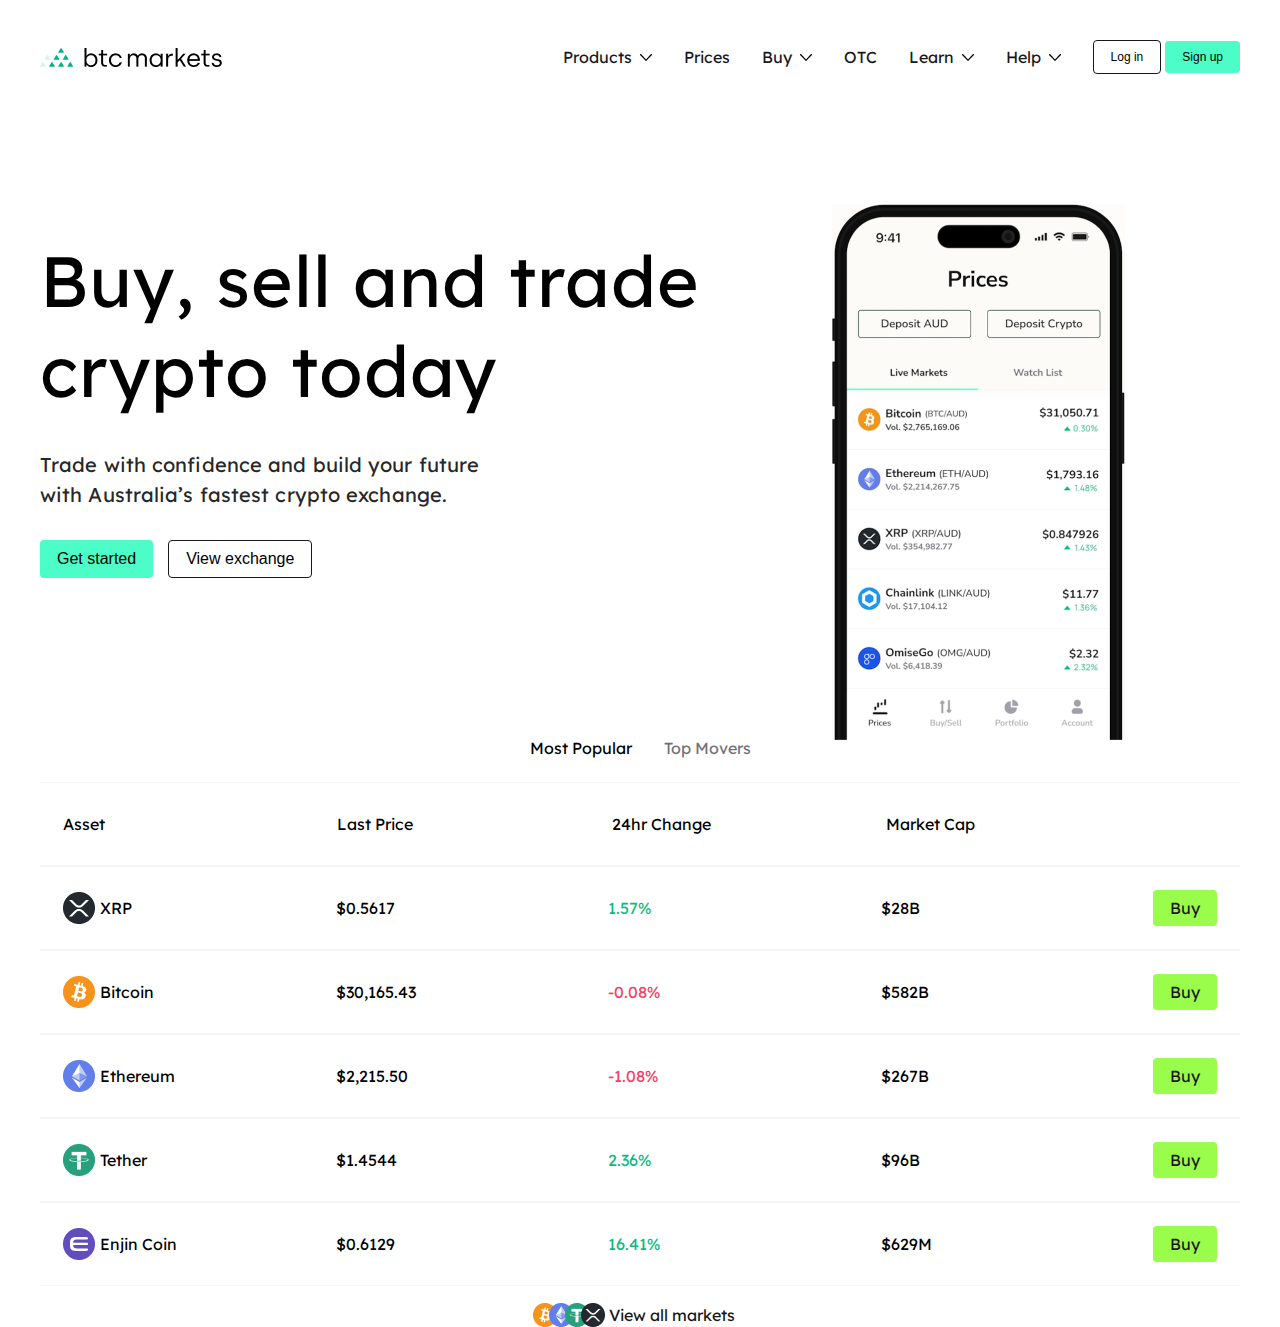
<file: homework-8(table, flex, bam)/index.html>
<!DOCTYPE html>
<html lang="en">
  <head>
    <meta charset="UTF-8" />
    <meta name="viewport" content="width=device-width, initial-scale=1.0" />
    <link rel="stylesheet" href="./reset.css" />
    <link rel="stylesheet" href="./style.css" />
    <title>Document</title>
  </head>
  <body>
    <header class="header-wrapper">
      <div class="header container">
        <nav class="navigation header__nav">
          <div class="navigation__logo">
            <img src="./img/logo.png" alt="logo" class="navigation__logo-img" />
          </div>
          <div class="navigation__aside">
            <ul class="navigation__list">
              <li class="navigation__item">
                <a href="#" class="navigation__link">
                  <span class="navigation__name">Products</span>
                  <img
                    src="./img/arrow.png"
                    alt="arrow"
                    class="navigation__arrow"
                  />
                </a>
              </li>
              <li class="navigation__item">
                <a href="#" class="navigation__link">
                  <span class="navigation__name">Prices</span>
                </a>
              </li>
              <li class="navigation__item">
                <a href="#" class="navigation__link">
                  <span class="navigation__name">Buy</span>
                  <img
                    src="./img/arrow.png"
                    alt="arrow"
                    class="navigation__arrow"
                  />
                </a>
              </li>
              <li class="navigation__item">
                <a href="#" class="navigation__link">
                  <span class="navigation__name">OTC</span>
                </a>
              </li>
              <li class="navigation__item">
                <a href="#" class="navigation__link">
                  <span class="navigation__name">Learn</span>
                  <img
                    src="./img/arrow.png"
                    alt="arrow"
                    class="navigation__arrow"
                  />
                </a>
              </li>
              <li class="navigation__item">
                <a href="#" class="navigation__link">
                  <span class="navigation__name">Help</span>
                  <img
                    src="./img/arrow.png"
                    alt="arrow"
                    class="navigation__arrow"
                  />
                </a>
              </li>
            </ul>
            <div class="navigation__buttons-group">
              <button
                class="button button_stroke button_small-fz navigation__button"
                type="button"
              >
                Log in
              </button>
              <button
                class="button button_small-fz navigation__button"
                type="button"
              >
                Sign up
              </button>
            </div>
          </div>
        </nav>
        <div class="header-content">
          <div class="header-content__aside">
            <h1 class="header-content__title">
              Buy, sell and trade crypto today
            </h1>
            <p class="header-content__text">
              Trade with confidence and build your future with Australia’s
              fastest crypto exchange.
            </p>
            <div class="header-content__buttons-group">
              <button class="button header-content__button" type="button">
                Get started
              </button>
              <button
                class="button button_stroke header-content__button"
                type="button"
              >
                View exchange
              </button>
            </div>
          </div>
          <div class="header-content__wrapper-img">
            <img src="./img/phone.png" alt="" class="header-content__img" />
          </div>
        </div>
      </div>
    </header>
    <section class="table">
      <div class="table container">
        <div class="table__titles">
          <h5 class="table__title popular_title">Most Popular</h5>
          <h5 class="table__title mover-title">Top Movers</h5>
        </div>
        <div class="table__row-wrapper">
          <div class="table__colomn">
            <div class="table__img-wrapper">
              <span class="table__img-text">Asset</span>
            </div>
            <div class="table__second-column">Last Price</div>
            <div class="table__third-column">24hr Change</div>
            <div class="table__fouth-column">Market Cap</div>
          </div>
          <a href="*" class="table__btn title-btn">хех</a>
        </div>
        <div class="table__row-wrapper">
          <div class="table__colomn">
            <div class="table__img-wrapper">
              <img src="./img/xrp.png" alt="xrp" class="table__img xrp-img" />
              <span class="table__img-text">XRP</span>
            </div>
            <div class="table__second-column xrp-sec">$0.5617</div>
            <div class="table__third-column xrp-third">1.57%</div>
            <div class="table__fouth-column xrp-fourth">$28B</div>
          </div>
          <a href="*" class="table__btn xrp-btn">Buy</a>
        </div>
        <div class="table__row-wrapper">
          <div class="table__colomn">
            <div class="table__img-wrapper">
              <img
                src="./img/bitkoin.png"
                alt="bitkoin"
                class="table__img bit-img"
              />
              <span class="table__img-text">Bitcoin</span>
            </div>
            <div class="table__second-column bit-sec">$30,165.43</div>
            <div class="table__third-column bit-third">-0.08%</div>
            <div class="table__fouth-column bit-fourth">$582B</div>
          </div>
          <a href="*" class="table__btn bit-btn">Buy</a>
        </div>
        <div class="table__row-wrapper">
          <div class="table__colomn">
            <div class="table__img-wrapper">
              <img
                src="./img/ethereum.png"
                alt="ethereum"
                class="table__img eth-img"
              />
              <span class="table__img-text">Ethereum</span>
            </div>
            <div class="table__second-column eth-sec">$2,215.50</div>
            <div class="table__third-column eth-third">-1.08%</div>
            <div class="table__fouth-column eth-fourth">$267B</div>
          </div>
          <a href="*" class="table__btn eth-btn">Buy</a>
        </div>
        <div class="table__row-wrapper">
          <div class="table__colomn">
            <div class="table__img-wrapper">
              <img
                src="./img/tether.png"
                alt="tether"
                class="table__img eth-img"
              />
              <span class="table__img-text">Tether</span>
            </div>
            <div class="table__second-column teth-sec">$1.4544</div>
            <div class="table__third-column teth-third">2.36%</div>
            <div class="table__fouth-column teth-fourth">$96B</div>
          </div>
          <a href="*" class="table__btn tether-btn">Buy</a>
        </div>
        <div class="table__row-wrapper">
          <div class="table__colomn">
            <div class="table__img-wrapper">
              <img
                src="./img/engine.png"
                alt="enjin-logo"
                class="table__img enjin-img"
              />
              <span class="table__img-text">Enjin Coin</span>
            </div>
            <div class="table__second-column enjin-sec">$0.6129</div>
            <div class="table__third-column enjin-third">16.41%</div>
            <div class="table__fouth-column enjin-fourth">$629M</div>
          </div>
          <a href="*" class="table__btn enjin-btn">Buy</a>
        </div>
        <div class="table__footer">
          <img src="./img/bit-small.png" alt="logo" class="table__footer-img" />
          <img
            src="./img/etherum-small.png"
            alt="logo"
            class="table__footer-img"
          />
          <img
            src="./img/tether-small.png"
            alt="logo"
            class="table__footer-img"
          />
          <img src="./img/xrp-small.png" alt="logo" class="table__footer-img" />
          <a href="*" class="table__footer-link">View all markets</a>
        </div>
      </div>
    </section>
  </body>
</html>
</file>
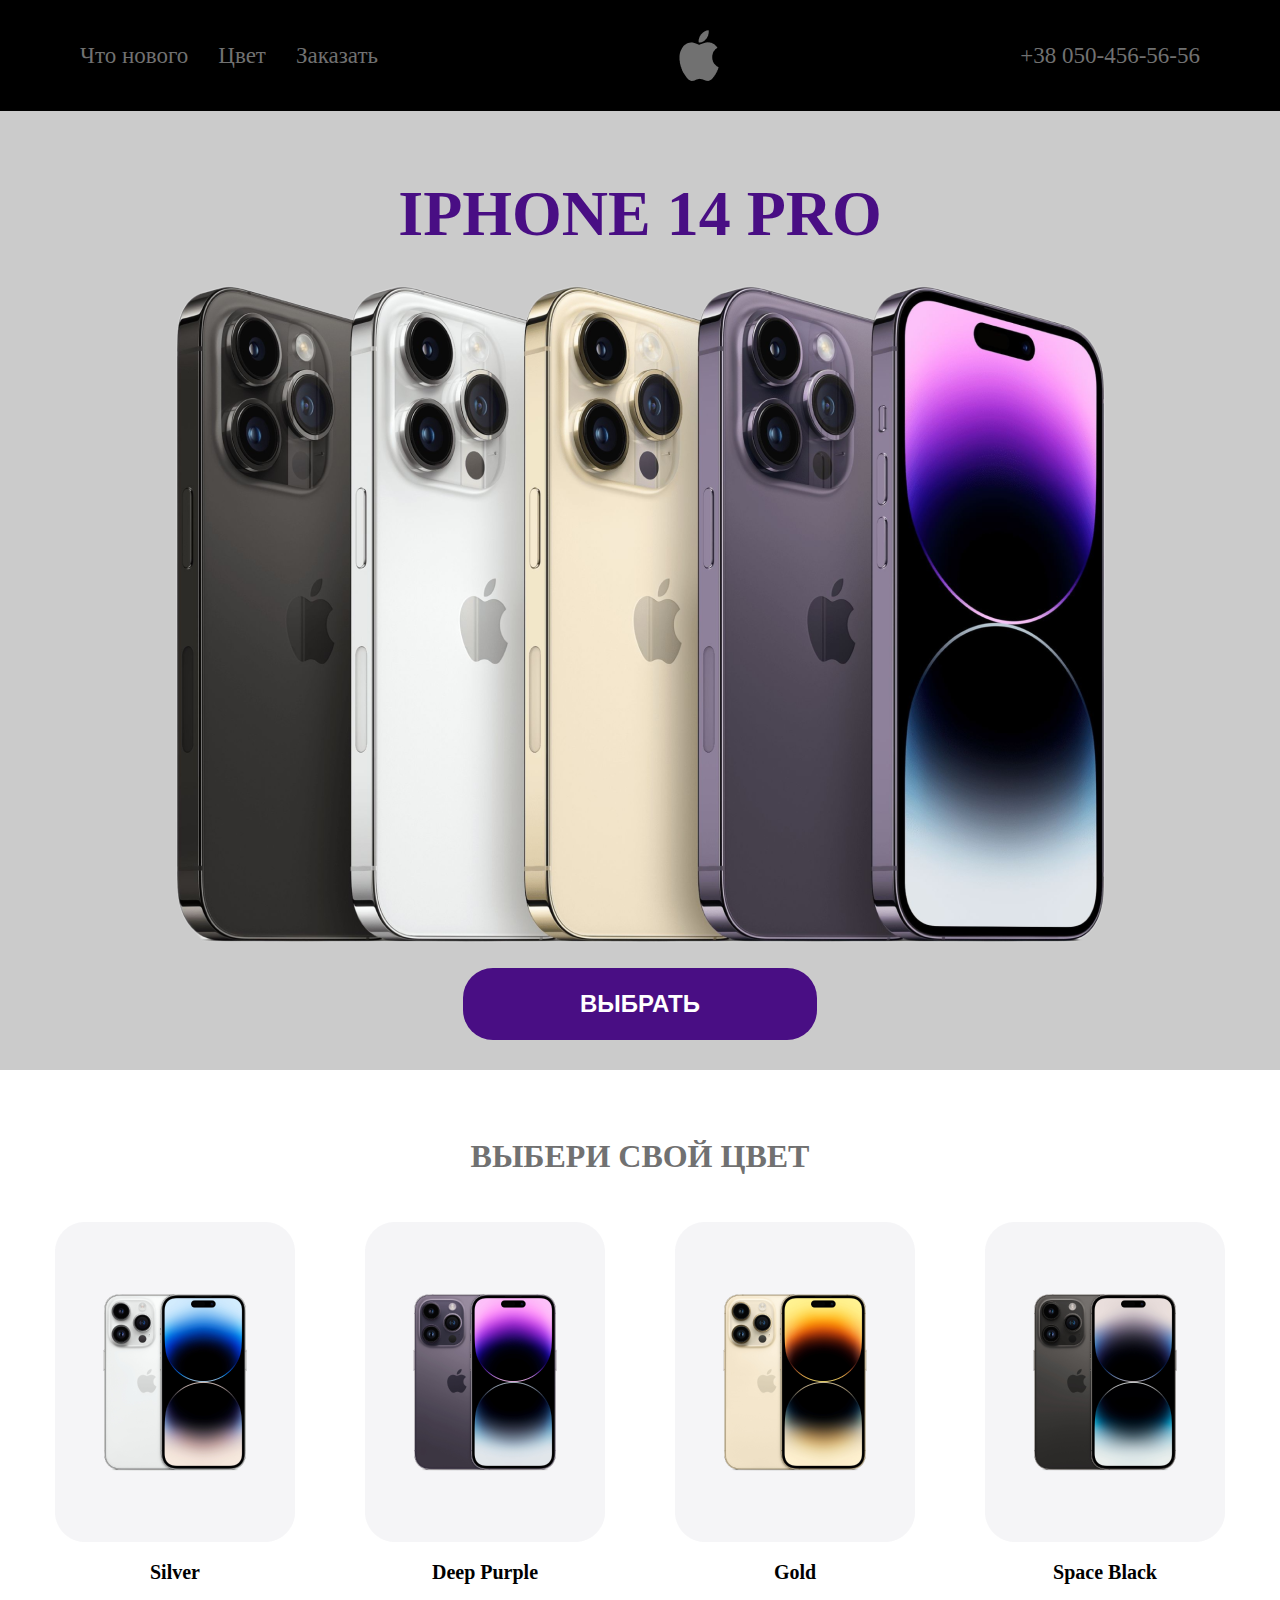
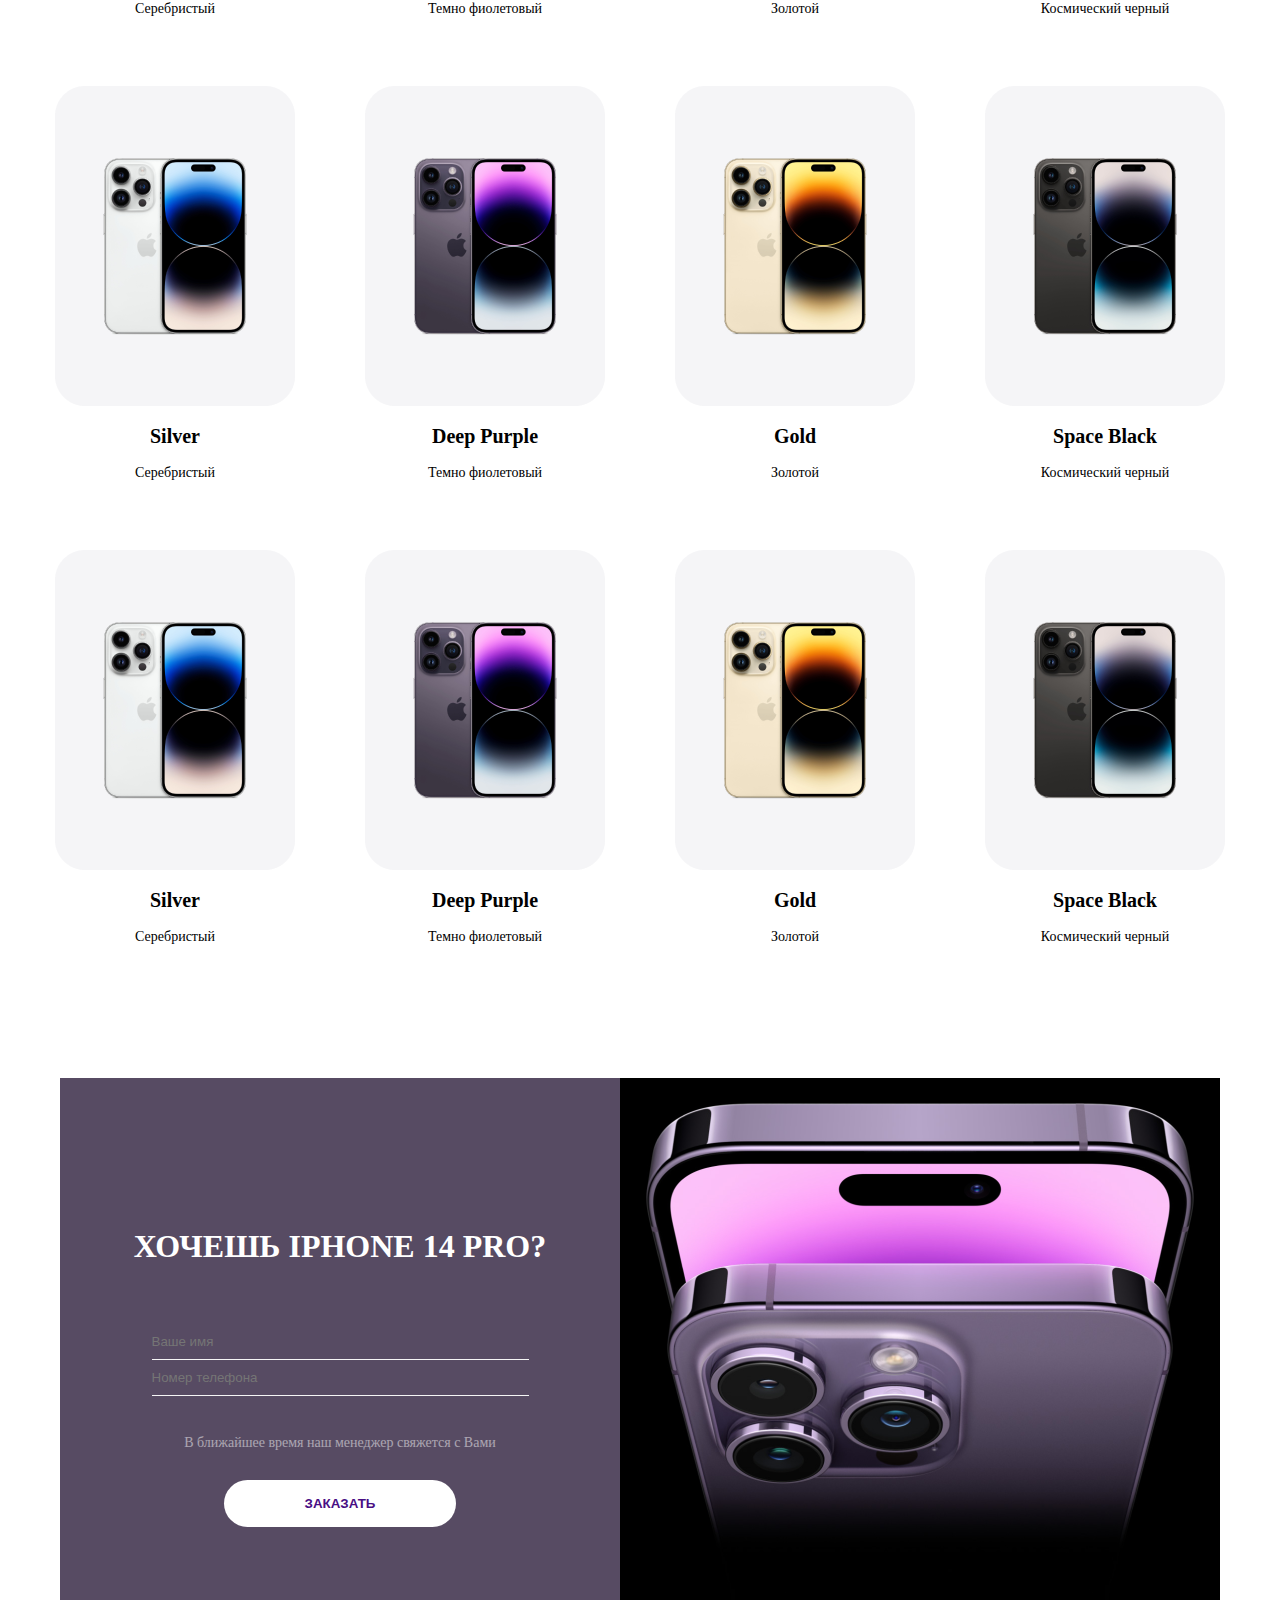
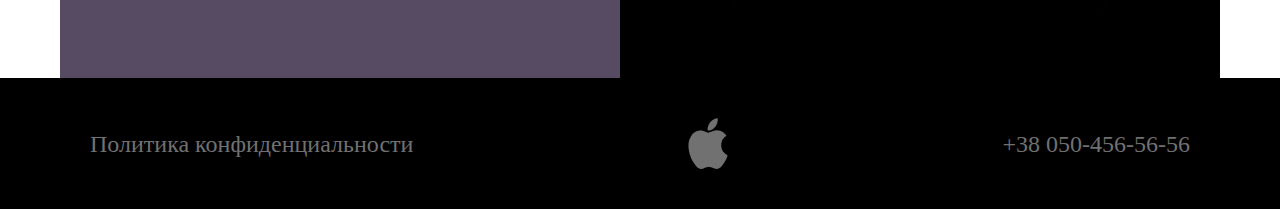
<file: homework-9(adaptywna-werstka)/index.html>
<!DOCTYPE html>
<html lang="en">
  <head>
    <meta charset="UTF-8" />
    <meta name="viewport" content="width=device-width, initial-scale=1.0" />
    <link rel="stylesheet" href="./reset.css" />
    <link rel="stylesheet" href="./style.css" />
    <title>Adaptyw</title>
  </head>
  <body>
    <header class="header">
      <div class="header__navigation">
        <div class="header__container container">
          <div class="header__wrapper">
            <nav class="header__nav-column">
              <ul class="header__nav-list">
                <li class="header__li-item">
                  <a href="#" class="features-nav-li link_colour">Что нового</a>
                </li>
                <li class="header__li-item">
                  <a href="#" class="features-nav-li link_colour">Цвет</a>
                </li>
                <li class="header__li-item">
                  <a href="#" class="features-nav-li link_colour">Заказать</a>
                </li>
              </ul>
            </nav>
            <div class="header__nav-logo">
              <img src="./img/logo.png" alt="logo" class="header__nav-img" />
            </div>
            <span class="header__phone-number">+38 050-456-56-56</span>
          </div>
        </div>
      </div>
      <div class="header__info">
        <div class="header__container container">
          <div class="header__wrapper head-info">
            <span class="header__text">IPHONE 14 PRO</span>
            <div class="header__info-img">
              <img
                src="./img/iphone_14_pro.png"
                alt="iphone"
                class="header__img"
              />
            </div>
            <button class="header__btn" type="button">ВЫБРАТЬ</button>
          </div>
        </div>
      </div>
    </header>
    <main class="main">
      <div class="main__container container">
        <div class="main__menu-part">
          <h1 class="main__menu-title">ВЫБЕРИ СВОЙ ЦВЕТ</h1>
          <div class="main__iphone-list">
            <div class="main__iphone-item silver-product">
              <div class="main__iphone-pic silver-pic">
                <img
                  src="./img/silver 1.png"
                  alt="silver-iphone"
                  class="main__iphome-img"
                />
              </div>
              <h6 class="main__iphone-name silver-phone">Silver</h6>
              <span class="main__iphone-description silver-descr"
                >Серебристый</span
              >
            </div>
            <div class="main__iphone-item purple-product">
              <div class="main__iphone-pic purple-pic">
                <img
                  src="./img/purple.png"
                  alt="purple-iphone"
                  class="main__iphome-img"
                />
              </div>
              <h6 class="main__iphone-name purple-name">Deep Purple</h6>
              <span class="main__iphone-description">Темно фиолетовый</span>
            </div>
            <div class="main__iphone-item gold-product">
              <div class="main__iphone-pic gold-pic">
                <img
                  src="./img/голд.png"
                  alt="gold-iphone"
                  class="main__iphome-img gold-img"
                />
              </div>
              <h6 class="main__iphone-name gold-name">Gold</h6>
              <span class="main__iphone-description">Золотой</span>
            </div>
            <div class="main__iphone-item black-product">
              <div class="main__iphone-pic black-pic">
                <img
                  src="./img/black.png"
                  alt="black-iphone"
                  class="main__iphome-img black-img"
                />
              </div>
              <h6 class="main__iphone-name black-name">Space Black</h6>
              <span class="main__iphone-description">Космический черный</span>
            </div>
            <div class="main__iphone-item silver-product">
              <div class="main__iphone-pic silver-pic">
                <img
                  src="./img/silver 1.png"
                  alt="silver-iphone"
                  class="main__iphome-img"
                />
              </div>
              <h6 class="main__iphone-name silver-phone">Silver</h6>
              <span class="main__iphone-description silver-descr"
                >Серебристый</span
              >
            </div>
            <div class="main__iphone-item purple-product">
              <div class="main__iphone-pic purple-pic">
                <img
                  src="./img/purple.png"
                  alt="purple-iphone"
                  class="main__iphome-img"
                />
              </div>
              <h6 class="main__iphone-name purple-name">Deep Purple</h6>
              <span class="main__iphone-description">Темно фиолетовый</span>
            </div>
            <div class="main__iphone-item gold-product">
              <div class="main__iphone-pic gold-pic">
                <img
                  src="./img/голд.png"
                  alt="gold-iphone"
                  class="main__iphome-img gold-img"
                />
              </div>
              <h6 class="main__iphone-name gold-name">Gold</h6>
              <span class="main__iphone-description">Золотой</span>
            </div>
            <div class="main__iphone-item black-product">
              <div class="main__iphone-pic black-pic">
                <img
                  src="./img/black.png"
                  alt="black-iphone"
                  class="main__iphome-img black-img"
                />
              </div>
              <h6 class="main__iphone-name black-name">Space Black</h6>
              <span class="main__iphone-description">Космический черный</span>
            </div>
            <div class="main__iphone-item silver-product">
              <div class="main__iphone-pic silver-pic">
                <img
                  src="./img/silver 1.png"
                  alt="silver-iphone"
                  class="main__iphome-img"
                />
              </div>
              <h6 class="main__iphone-name silver-phone">Silver</h6>
              <span class="main__iphone-description silver-descr"
                >Серебристый</span
              >
            </div>
            <div class="main__iphone-item purple-product">
              <div class="main__iphone-pic purple-pic">
                <img
                  src="./img/purple.png"
                  alt="purple-iphone"
                  class="main__iphome-img"
                />
              </div>
              <h6 class="main__iphone-name purple-name">Deep Purple</h6>
              <span class="main__iphone-description">Темно фиолетовый</span>
            </div>
            <div class="main__iphone-item gold-product">
              <div class="main__iphone-pic gold-pic">
                <img
                  src="./img/голд.png"
                  alt="gold-iphone"
                  class="main__iphome-img gold-img"
                />
              </div>
              <h6 class="main__iphone-name gold-name">Gold</h6>
              <span class="main__iphone-description">Золотой</span>
            </div>
            <div class="main__iphone-item black-product">
              <div class="main__iphone-pic black-pic">
                <img
                  src="./img/black.png"
                  alt="black-iphone"
                  class="main__iphome-img black-img"
                />
              </div>
              <h6 class="main__iphone-name black-name">Space Black</h6>
              <span class="main__iphone-description">Космический черный</span>
            </div>
          </div>
        </div>
        <div class="main__order-part">
          <div class="main__container container">
            <div class="main__order-menu">
              <div class="main__order-form">
                <h5 class="main__order-question">ХОЧЕШЬ IPHONE 14 PRO?</h5>
                <div class="main__input-check">
                  <form action="server000" class="main__input-check">
                    <input
                      type="text"
                      class="main__input-form order_text"
                      placeholder="Ваше имя"
                    />
                    <input
                      type="text"
                      placeholder="Номер телефона"
                      class="main__input-form order_text"
                    />
                    <span class="main__order-feedback order_text"
                      >В ближайшее время наш менеджер свяжется с Вами</span
                    >
                    <button class="main__order-btn" type="submit">
                      ЗАКАЗАТЬ
                    </button>
                  </form>
                </div>
              </div>
              <div class="main__order-img">
                <img
                  src="./img/iphones-row.png"
                  alt="iphone"
                  class="main__order-pic"
                />
              </div>
            </div>
          </div>
        </div>
      </div>
    </main>
    <footer class="footer">
      <div class="footer_container container">
        <div class="footer__wrapper">
          <a href="#" class="footer_link">Политика конфиденциальности</a>
          <img src="./img/logo.png" alt="logo" class="footer-logo" />
          <span class="footer__contact">+38 050-456-56-56</span>
        </div>
      </div>
    </footer>
  </body>
</html>
</file>
<file: homework-10(grids)/style.css>
.item{
    font-size: 30px;
    font-weight: bold;
    text-align: center;
    padding: 30px;
}
.item1{
    background-color: rgb(8, 8, 136);
    grid-row-start: 1;
    grid-row-end: 2;
    grid-column-start: 1;
    grid-column-end: 2;
}
.item2{
    background-color: rgb(12, 215, 73);
    grid-row-start: 1;
    grid-row-end: 1;
    grid-column-start: 2;
    grid-column-end: 5;
}
.item3{
    background-color: rgb(4, 166, 175);
    grid-row-start: 2;
    grid-row-end: 5;
    grid-column-start: 1;
    grid-column-end: 5;
}
.item4{
    background-color: rgb(203, 224, 65);
    grid-row-start: 5;
    grid-row-end: 7;
    grid-column-start: 1;
    grid-column-end: 3;
}
.item5{
    background-color: rgb(230, 24, 168);
    grid-row-start: 7;
    grid-row-end: 8;
    grid-column-start: 1;
    grid-column-end: 5;
}
.item6{
    background-color: rgb(232, 228, 2);
    grid-row-start: 6;
    grid-row-end: 7;
    grid-column-start: 4;
    grid-column-end: 5;
}
.item7{
    background-color: aquamarine;
    grid-row-start: 5;
    grid-row-end: 6;
    grid-column-start: 4;
    grid-column-end: 5;
}


.grid-items-box{
    display: grid;
    grid-template-rows: repeat (7, 1fr);
    grid-template-columns: repeat(4, 1fr);
    height: 100%;
}

@media screen and (max-width: 1200px){
    .grid-items-box{
        grid-template-rows: repeat(10, 1fr);
        grid-template-columns: 1fr 1fr 1fr 1fr;
    }
    .item1{
        grid-row-start: 1;
        grid-row-end: 2;
        grid-column-start: 1;
        grid-column-end: 5;
    }
    .item2{
        grid-row-start: 5;
        grid-row-end: 11;
        grid-column-start: 1;
        grid-column-end: 1;
    }
    .item3{
        grid-row-start: 2;
        grid-row-end: 5;
        grid-column-start: 1;
        grid-column-end: 5;
    }
    .item4{
        grid-row-start: 5;
        grid-row-end: 7;
        grid-column-start: 2;
        grid-column-end: 5;
    }
    .item5{
        grid-row-start: 7;
        grid-row-end: 9;
        grid-column-start: 2;
        grid-column-end: 5;
    }
    .item6{
        grid-row-start: 9;
        grid-row-end: 11;
        grid-column-start: 2;
        grid-column-end: 4;
    }
    .item7{
        grid-row-start: 9;
        grid-row-end: 11;
        grid-column-start: 4;
        grid-column-end: 5;
    }
}

@media screen and (max-width: 800px){
    .grid-items-box{
        grid-template-rows: repeat(15, 1fr);
        grid-template-columns: 1fr;
    }
    .item1{
        grid-row-start: 1;
        grid-row-end: 2;
        grid-column-start: 1;
        grid-column-end: 2;
    }
    .item2{
        grid-row-start: 2;
        grid-row-end: 4;
        grid-column-start: 1;
        grid-column-end: 2;
    }
    .item3{
        grid-row-start: 4;
        grid-row-end: 8;
        grid-column-start: 1;
        grid-column-end: 2;
    }
    .item4{
        grid-row-start: 8;
        grid-row-end: 10;
        grid-column-start: 1;
        grid-column-end: 2;
    }
    .item5{
        grid-row-start: 10;
        grid-row-end: 12;
        grid-column-start: 1;
        grid-column-end: 2;
    }
    .item6{
        grid-row-start: 12;
        grid-row-end: 14;
        grid-column-start: 1;
        grid-column-end: 2;
    }
    .item7{
        grid-row-start: 14;
        grid-row-end: 16;
        grid-column-start: 1;
        grid-column-end: 2;
    }
}
</file>
<file: homework-11(final_work)/style.css>
@import url('https://fonts.googleapis.com/css2?family=Inter:wght@100..900&family=Work+Sans:ital,wght@0,100..900;1,100..900&display=swap');

/*navigation*/
.container{
    max-width: 1200px;
    margin: 0 auto;
    padding: 0 10px;
}
.navigation, .main {
    background-color: #3B3B3B;
    font: sans-serif;
    color: white;
}
.navigation__wrapper{
    display: flex;
    justify-content: space-between;
    padding: 34px 0px;
}
.navigation__container{
    max-width: 1300px;
}
.navigation__link-color {
    font-size: 16px;
    font-weight: 600;
    color: white;
    padding: 12px 20px;
}
.navigation_store-title{
    font-size: 23px;

}
.navigation__store-font, .navigation__nav-list{
    display: flex;
    align-items: center;
    gap: 13px;
}
.navigation__btn{
    background-color: #A259FF;
    padding: 19px 32px;
    border-radius: 20px;
    color: white;
    font-size: 16px;
    font-weight: 600;
}
/*navigation part two*/

.navigation__description{
    display: flex;
    gap: 30px;
}
.navigation__part_description{
    display: flex;
    flex-direction: column;
    flex-basis: 0;
    flex-grow: 1;
}
.navigation__part_img{
    display: flex;
    flex-direction: column;
    flex-basis: 0;
    flex-grow: 1;
    align-items: center;
}
.navigation__descr-img{
    width: 100%;
    height: 100%;
}
.navigation__img-description{
    padding: 20px 22px;
    border-radius: 0px, 0px, 20px, 20px;
    background-color: #5b5959;
}
.navigation__descr-title{
    font-size: 67px;
    font-weight: 600;
    margin-bottom: 20px;
    max-width: 510px;
}
.navigation__descr-text{
    font-size: 22px;
    font-weight: 400;
    margin-bottom: 30px;
    line-height: 35.2px;
    max-width: 510px;
}
.navigation__descr-total-score{
    display: flex;
    gap: 30px;
    margin-top: 30px;
    font-size: 23.99px;
    line-height: 38.38px;
}

/* MAIN TRENDING*/


.main__trending-grid-container{
    display: grid;
    height: 100%;
    row-gap: 20px;
    column-gap: 30px;
    grid-template-columns: repeat(9, 100px);
    grid-template-rows: 330px 100px;
}
.main__trending-primary-animal{
    grid-column-start: 1;
    grid-column-end: 4;
}
.main__trending-primary-mashroom{
    grid-column-start: 4;
    grid-column-end: 7;
}
.main__trending-primary-robot{
    grid-column-start: 7;
    grid-column-end: 10;
}
.main__trending-secondary-animal{
    grid-column-start: 1;
    grid-column-end: 2;
    grid-row-start: 2;
}
.main__trending-secondary-animal-bear{
    grid-column-start: 2;
    grid-column-end: 3;
    grid-row-start: 2;
}
.main__trending-summary-one{
    grid-column-start: 3;
    grid-column-end: 4;
    grid-row-start: 2;
}
.main__trending-summary-two{
    grid-column-start: 6;
    grid-column-end: 7;
    grid-row-start: 2;
}
.main__trending-summary-three{
    grid-column-start: 9;
    grid-column-end: 10;
    grid-row-start: 2;
}
</file>
<file: homework-5/style.css>
.body{
    background-color: #FFFCB0;
}
.div{
    background-color: white;
    display: inline-block;
    border: 3px solid black;
    text-align: center;
    max-width: 1000px;
    width: 240px;
    padding: 40px;
    line-height: 23px;
}
.container{
    background-color: #B0C6FF;
    width: 1200px;
    margin-left: auto;
    margin-right: auto;
    text-align: center;
}

.model{
    font-weight: 700px;
    font-size: 48px;
    text-align: center;
    background-color: #B0C6FF;
    padding-top: 25px;
}
.img{
   
    display: block;
}
.name{
    font-weight: bold;
    font-size: 12px;
   
}
.description{
    font-style: left;
    font-weight: regular;
    font-size: 12px;
    line-height: 14px;
    
}

.button{
    color: white;
    background-color: #6177EB;
    width: 160px;
    height: 40px;
    margin-top: 20px;
}

.about {
    font-weight: bold;
    color: white;
    text-align: center;
}

.first, .second, .third, .fourth, .fifth, .sixth, .seventh, .eighth{
    margin: 30px 20px;
}
</file>
<file: homework-6/style.css>
@import url('https://fonts.googleapis.com/css2?family=Roboto&display=swap');
body {
    font-family: "Roboto";
    font-weight: 400;
    
  }

.container{
    max-width: 1200px;  
    margin: 0 auto;
    
}
.header{
    background-color: white;
}

.navigation{
    background-color: black;
    text-align: center;
}
.nav-li{
    display: inline-block;
    padding: 44px 25px;
    line-height: 22px;
}

.features-nav-li{
    color: white;
}

.header-text{
    display: inline-block;
    vertical-align: top;
}
.header-title{
    font-size: 70px;
    line-height: 82px;
    max-width: 500px;
    margin-top: 70px;
    padding-bottom: 40px;

}
.header-title-description{
    font-size: 20px;
    line-height: 30px;
    max-width: 473px;
    padding-bottom: 40px;
    
}

.header-content-img{
    display: inline-block;
    margin-top: 70px;
    position: relative;
    left: 200px;
}
.get-app-strokes{
    position: relative;
    top: -200px;
    display: inline-block;
    left: -5px;
 }

.message{
    display: inline-block;
    border: 3px solid black;
    border-radius: 50px 0px 0px 50px;
    padding: 20px 60px;
   
}
.header-btn{
    border: 3px solid black;
    background-color: black;
    color: white;
    border-radius: 0px 50px 50px 00px;
    padding: 20px 60px;
    margin-left: -4px;
}
/**/

.section-step-1{
    text-align: center;
    margin: 50px;
    background-color: white;
}

.title-step{
font-size: 20px;
text-transform: uppercase;
}
.description-step-1{
font-size: 50px;
padding: 40px;
}

/**/

.cash-advance-step{
    background-color: #FCD0BA;
}
.img-cash{
    display: inline-block;
    vertical-align: right;
    margin-top: 90px;
}
.cash-text{
    display: inline-block;
    vertical-align: top;
    margin-top: 90px;
}
.title-cash-advance{
    font-size: 20px;
    text-transform: uppercase;
    margin: 20px;
}
.description-cash-advance{
    font-size: 45px;
    margin: 20px;
    max-width: 301px;
}
.navigation-cash-advance{
    font-size: 20px;
    margin: 20px;
}

.cash-list{
   margin-bottom: 40px;
}

/**/

.section-step-2{
    text-align: center;
    margin: 80px;
    background-color: white;
}
.step-2{
    display: inline-block;
}
.title-step{
font-size: 20px;
text-transform: uppercase;
}
.description-step-2{
font-size: 50px;
max-width: 710px;
padding: 50px 50px 0px 50px;

}
/**/

.empower-card{
    background-color: #CCD3E7;
}
.img-cards{
    display: inline-block;
    vertical-align: right;
    margin-top: 90px;
}
.cards-text{
    display: inline-block;
    vertical-align: top;
    margin-top: 90px;
}
.title-cards-features{
    font-size: 45px;
    margin: 20px;
    margin-bottom: 30px;
}
.description-cards-features{
    font-size: 20px;
    max-width: 380px;
    margin-bottom: 30px;
}
.navigation-cards-features{
    font-size: 20px;
}
.card-list{
    margin-bottom: 30px;
}

.cards-btn-1{
    text-transform: uppercase;
    padding: 20px 30px;
    border-radius: 50px;
    margin-bottom: 30px;
    
}
.cards-btn-2{
    text-transform: uppercase;
    padding: 20px 30px;
    background-color: black;
    color: white;
    border-radius: 50px;
    
}


/* */

.footer{
    background-color: #020016;
}
.text-trademark{
    color: white;
    font-size: 12px;
    line-height: 18px;
    display: inline-block;
    max-width: 254px;
    vertical-align: top;
    margin-top: 100px;
    margin-right: 200px;
}
.footer-navigation{
    display: inline-block;
    margin: 100px 150px;
}
.footer-navigation-class{
    display: inline-block;
    vertical-align: top;
    
}
.footer-item-feature{
    color: white;
    font-size: 16px;
}
.footer-item{
    padding: 20px;
}
</file>
<file: homework-7/style.css>
header, main {
    font-family: "Roboto";
    font-weight: 400;
    background-color: #F5F3F4;
  }
  .a, p{
    color: #12100C;
    opacity: 0.7;
  }
.container{
    max-width: 1200px;
    margin: 0 auto;
}
.header-navigation{
    display: flex;
    justify-content: space-between;
    align-items: center;
    padding-top: 40px;
}
.header-list{
    display: flex;
    column-gap: 40px;
    
}
.header-list-features{
    font-size: 16px;
    color: #12100C;
    opacity: 0.7;
}
.header-btn-login{
    background-color: black;
    color: white;
    padding: 6px 25px;
    border: 1px solid black;
    border-radius: 12px;
}


/* header content*/


.header-content{
    margin-top: 100px;
    margin-left: 126px;
    display: flex;
    max-width: 1310px;
    justify-content: end;
}

.header_content_title{
    font-size: 80px;
    line-height: 88px;
    margin-bottom: 39px;
}
.header_content_text{
    font-size: 23px;
    color: #12100C;
    opacity: 0.7;
    max-width: 460px;
    margin-bottom: 48px;
}
.header_button{
    background-color: #FFAE33;
    padding: 11px 46px;
    border: 1px solid #FFAE33;
    border-radius: 16px;
    font-weight: bold;
    font-size: 18px;
    margin-right: 24px;
}
.header_buttons_info{
    display: flex;
    align-items: center;
}
.social_links_navigation{
    display: flex;
    column-gap: 30px;
    margin-top: 18px;
}

/* main*/

.launch_section_wrapper{
    display: flex;
    padding-top: 81px;
    gap: 65px;
}
.main_title{
    font-size: 32px;
    font-weight: bold; 
    margin-bottom: 58px;
}
.main_aside_text{
    margin-bottom: 85px;
    line-height: 31.92px;
    font-size: 24px;
    
}
.main_btn{
    font-weight: bold;
    font-size: 14px;
    padding: 9px 22px;
    border-radius: 10.5px;
    background-color: #FFB0AE;
}

.launch_preb_btn{
    background-color: #FFAE33;
    margin-right: 16px;
}

/* enviroment section*/

.enviroments_section_wrapper{
    display: flex;
    padding-top: 228px;
    gap: 65px;
}
.enviroments_pre_btn{
    background-color: #FFAE33;
    margin-right: 16px;
}

/* remote section*/
.section_remote_wrapper{
    display: flex;
    flex-direction: column;
    align-items: center;
    padding-top: 143px;
}
.section_remote_title{
    font-weight: bold;
    font-size: 56px;
    margin-bottom: 80px;
}
.section_remote_img{
    margin-bottom: 50px;
}
.section_remote_text{
    max-width: 877px;
    min-height: 96px;
    font-size: 24px;
    text-align: center;
    margin-bottom: 48px;
}

.extension_btn{
background-color: white;
padding: 12px 12px;
vertical-align: center;
font-size: 18px;
font-weight: bold;
border-radius: 15px;
margin: 0px 8px;
}
.chrome_img, .firefox_img{
    padding-right: 4px;
}


/* opinions */
.section_opinions_title{
    font-size: 54px;
    font-weight: 700;
    text-align: center;
    margin-top: 177px;
}
.section_opinions_users{
    display: flex;
    justify-content: space-between;
    align-items: start;
}
.section_opinion{
    margin-top: 56px;
    margin-left: 24px;
    background-color: white;
    border-radius: 15px;
}
.section_opinion_text{
    font-size: 16px;
    opacity: 9;
    line-height: 24px;
    padding: 24px;
}
.opinion_img_wrapp{
    display: flex;
    align-items: start;
    margin-left: 20px;
    gap: 12px;
    line-height: 24px;
    padding-bottom: 24px;
}

/*partners info*/

.section_partners_info{
    display: flex;
    column-gap: 24px;
    flex-wrap: wrap;
    justify-content: center;
    align-items: center;
    margin: 91px 45px;
}

/* connection */

.connection_title{
    font-size: 54px;
    font-weight: 700;
    text-align: center;
    margin-top: 202px;
}
.section_connection_wrapper{
    display: flex;
    justify-content: space-around;
    margin-top: 48px;
    gap: 26px;
}
.section_connection_git {
    background-color: white;
    display: flex;
    flex-direction: column;
    align-items: center;
    justify-content: space-between;
    border-radius: 20px;
    flex-basis: 0;
    flex-grow: 1;
}
.section_workspace_connection{
    background-color: white;
    border-radius: 20px;
    display: flex;
    flex-direction: column;
    align-items: center;
    flex-basis: 0;
    flex-grow: 1;
}
.section_connection_btns{
    display: flex;
    flex-direction: column;
    align-items: center;
    row-gap: 16px;
    flex-basis: 0;
    flex-grow: 1;
}
.connection_btn{
    color: white;
    border-radius: 12px;
    padding: 15px 23px;
    font-weight: bold;
    font-size: 14px;
}
.section_connection_title{
    font-size: 32px;
    font-weight: bold;
    margin-bottom: 8px;
    margin-top: 56px;
}
.section_connection_text{
    font-size: 16px;
    text-align: center;
    margin-bottom: 32px;
    margin-left: 56px;
    margin-right: 56px;
    margin-top: 8px;
}
.lab_btn{
    background-color: #FC6D26;
    min-width: 234px;
}
.hub_btn{
    background-color: black;
    min-width: 234px;
}
.bucket_btn{
    background-color: #2684FF;
    
}

.connection_btn_wrapper{
    display: flex;
    flex-direction: column;
    row-gap: 10px;
    justify-content: space-between;
    min-width: 530px;
    }
.section_connection_group{
    background-color: #F5F3F4;
    font-size: 20px;
    border-radius: 12px;
    margin-bottom: 5px;
    display: flex;
    justify-content: space-between;
}
.connection_button{
    background-color: #12100C;
    color: white;
    border-radius: 12px;
    padding: 9px 12px;
}
.con_text{
    color: #12100C;
    opacity: 0.7;
}
.naming_connection_group{
    display: flex;
    align-items: center;
    gap: 10px;
}
 
/* footer */
.footer{
    background-color: #F9F9F9;
}

.footer_navigation_wraper{
    display: flex;
    margin-top: 135px;
    justify-content: space-evenly;
}
.footer_column{
    padding: 40px;
}
.footer_column_title{
    font-size: 13;
    font-weight: bold;
    padding-bottom: 8px;
}
.footer_list_home{
    margin-bottom: 8px;
}
.footer-list-features{
    margin-bottom: 8px;
    color: #12100C;
    opacity: 0.7;
    font-size: 13px;
}
.line{
    color: #ECE7E5;
}
.footer_copyright_wrapper{
    display: flex;
    justify-content: space-evenly;
    gap: 480px;
    padding: 32px;
   
}
.footer_logo, .footer-logo-connection{
    display: flex;
    align-items: center;
    gap: 16px;
}
.footer_logo_text{
    color: #12100C;
    opacity: 0.7;
}
</file>
<file: homework-8(table, flex, bam)/style.css>
@import url("https://fonts.googleapis.com/css2?family=Lexend:wght@100..900&display=swap");

body {
  font-family: "Lexend";
  font-size: 16px;
  font-weight: 400;
}

.container {
  max-width: 1200px;
  margin: 0 auto;
}

.button {
  padding: 9px 17px;
  background-color: #4cfdc7;
  border-radius: 4px;
  font-size: 16px;
}

.button_small-fz {
  font-size: 12px;
}

.button_stroke {
  background-color: transparent;
  border: 1px solid #18181b;
}

/* navigation */

.navigation {
  display: flex;
  padding-top: 40px;
  align-items: center;
  justify-content: space-between;
}

.header__nav {
  margin-bottom: 130px;
}

.navigation__aside {
  display: flex;
  align-items: center;
  column-gap: 32px;
}

.navigation__list {
  display: flex;
  column-gap: 32px;
}

.navigation__link {
  display: flex;
  align-items: center;
  column-gap: 8px;
}

.navigation__name {
  color: #18181b;
}

/* header-content */

.header-content {
  display: flex;
}

.header-content__aside {
  margin-right: 132px;
  padding-top: 32px;
  max-width: 660px;
}

.header-content__title {
  font-size: 71px;
  line-height: 90px;
  letter-spacing: 1px;
  margin-bottom: 34px;
}

.header-content__text {
  margin-bottom: 30px;
  line-height: 30px;
  font-size: 20px;
  max-width: 460px;
  letter-spacing: 0.1px;
  color: #27272a;
}

.header-content__buttons-group {
  display: flex;
  column-gap: 15px;
}

/* table*/
.table__titles{
  display: flex;
  justify-content: center;
  gap: 32px;
  padding-bottom: 26px;
}
.mover-title{
color: #71717A;
}
.table__row-wrapper{
  display: flex;
  border-bottom: 1px solid #F4F4F5;
  border-top: 1px solid #F4F4F5;;
  padding: 23px;
  align-items: center;
}
.table__colomn{
  display: flex;
  align-items: center;
  flex-grow: 1;
  flex-basis: 0;
}
.table__img-wrapper{
  display: flex;
  align-items: center;
  gap: 5px;
}
.table__img-wrapper, .table__second-column, .table__third-column, .table__fouth-column{
  flex-grow: 1;
  flex-basis: 0;
}
.table__btn{
  padding: 10px 17px;
  background-color: #9AFD4C;
  color: #18181b;
  border-radius: 4px;
}
.table__footer{
  display: flex;
  justify-content: center;
  align-items: center;
  margin: 21px;
  gap: 16px;
}
.table__footer-img{
  position: relative;
  margin: -12px;
}
.table__footer-link{
  color: #18181b;
}

.title-btn{
  opacity: 0;
}
.xrp-third, .teth-third, .enjin-third{
  color: #10B981;
}
.eth-third, .bit-third{
  color: #F43F5E;
}
</file>
<file: homework-9(adaptywna-werstka)/style.css>
@import url('https://fonts.googleapis.com/css2?family=Inter:wght@100..900&display=swap');

.body{
    font-family: "Inter";
}

/*header*/

.container{
    max-width: 1200px;
    margin: 0 auto;
    padding: 0px 10px;
}
.header__navigation{
    background-color: black;
}

.header__wrapper{
    column-gap: 225px;
    color: white;
    padding: 30px;
    display: flex;
    justify-content: space-between;
    align-items: center;
}
.header__nav-list{
    display: flex;
    gap: 30px;
}

.header__info{
    background-color: #CBCBCB;
}
.head-info{
    flex-direction: column;
    align-items: center;
    padding-top: 71px;
}
.header__img{
    width: 100%;
    height: 100%;
    object-fit: cover;
    margin-bottom: 25px;
}
.link_colour, .header__phone-number{
    color: #717171;
    font-size: 23px;
}
.header__text{
    font-size: 64px;
    color: #490E84;
    font-weight: bold;
    margin-bottom: 40px;
}
.header__btn{
    background-color: #490E84;
    font-weight: bold;
    font-size: 24px;
    color: white;
    padding: 22px 117px;
    border-radius: 30px;
}
/*main*/

/* main menu part*/

.main__menu-title{
    text-align: center;
    color: #717171;
    font-size: 32px;
    font-weight: bold;
    margin-top: 70px;
    margin-bottom: 50px;
}

.main__iphone-list{
    display: flex;
    flex-wrap: wrap;
    justify-content: center;
    gap: 70px;
}
.main__iphone-item{
    display: flex;
    flex-direction: column;
    align-items: center;
    row-gap: 20px;
}
.silver-phone, .purple-name, .gold-name, .black-name{
    font-weight: bold;
    font-size: 20px;
}
/* main order part*/

.main__order-menu{
    display: flex;
    align-items: center;
    background-color: #574B63;
    margin-top: 134px;
}
.main__order-form{
    display: flex;
    flex-direction: column;
    flex-grow: 1;
    flex-basis: 0;
    align-items: center;
    
}
.main__input-check{
    display: flex;
    flex-direction: column;
    align-items: center;
   
}
.main__order-pic{
    object-fit: cover;
    width: 100%;
    height: 100%;
}

.main__order-question{
    font-size: 32px;
    color: white;
    margin-bottom: 72px;
    font-weight: bold;
    margin-bottom: 72px;
}
.main__input-form{
    background-color:#574B63;
    padding-right: 200px;
    padding-bottom: 10px;
    border-bottom: 1px #F5F5F5 solid;
    margin-bottom: 10px;
    color: white;
}
.main__order-btn{
    background-color: white;
    color: #490E84;
    padding: 16px 81px;
    border-radius: 30px;
    font-weight: bold;
}
.main__order-feedback{
    font-size: 14px;
    color: white;
    opacity: 0.5;
    margin-bottom: 30px;
    margin-top: 30px;
}

/*footer*/
.footer{
    background-color: black;
    color: white;
}
.footer__wrapper{
    display: flex;
    align-items: center;
    justify-content: space-between;
    padding: 40px;
}

.footer_link, .footer__contact{
    color: #717171;
    font-size: 24px;
}

/* adaptyw */

@media screen and (max-width: 1080px){
    .header__wrapper{
        flex-direction: column;
        row-gap: 30px;
        justify-content: center;
    }
    .main__order-menu{
        flex-direction: column;
    }
    .main__order-form{
        align-self: stretch;
        padding: 100px 0px;
    }

   .footer__wrapper{
        flex-direction: column;
        row-gap: 30px;
   }
}

@media screen and (max-width: 570px){
    .header__text{
        font-size: 50px;
    }
    .link_colour {
        font-size: 30px;
        font-weight: bold;
        
    }
    .header__phone-number{
        display: none;
    }
}
@media screen and (max-width: 440px){
    .main__order-question{
    padding: 0px 35px;
    }
    .main__order-feedback{
        padding: 0px 35px;
    }
    .main__input-form{
        padding-right: 90px;
    }
    .header__nav-list {
        flex-direction: column;
    }
    .header__btn{
        padding: 23px 40px;
        font-size: 25px;
    }
    
}
</file>
